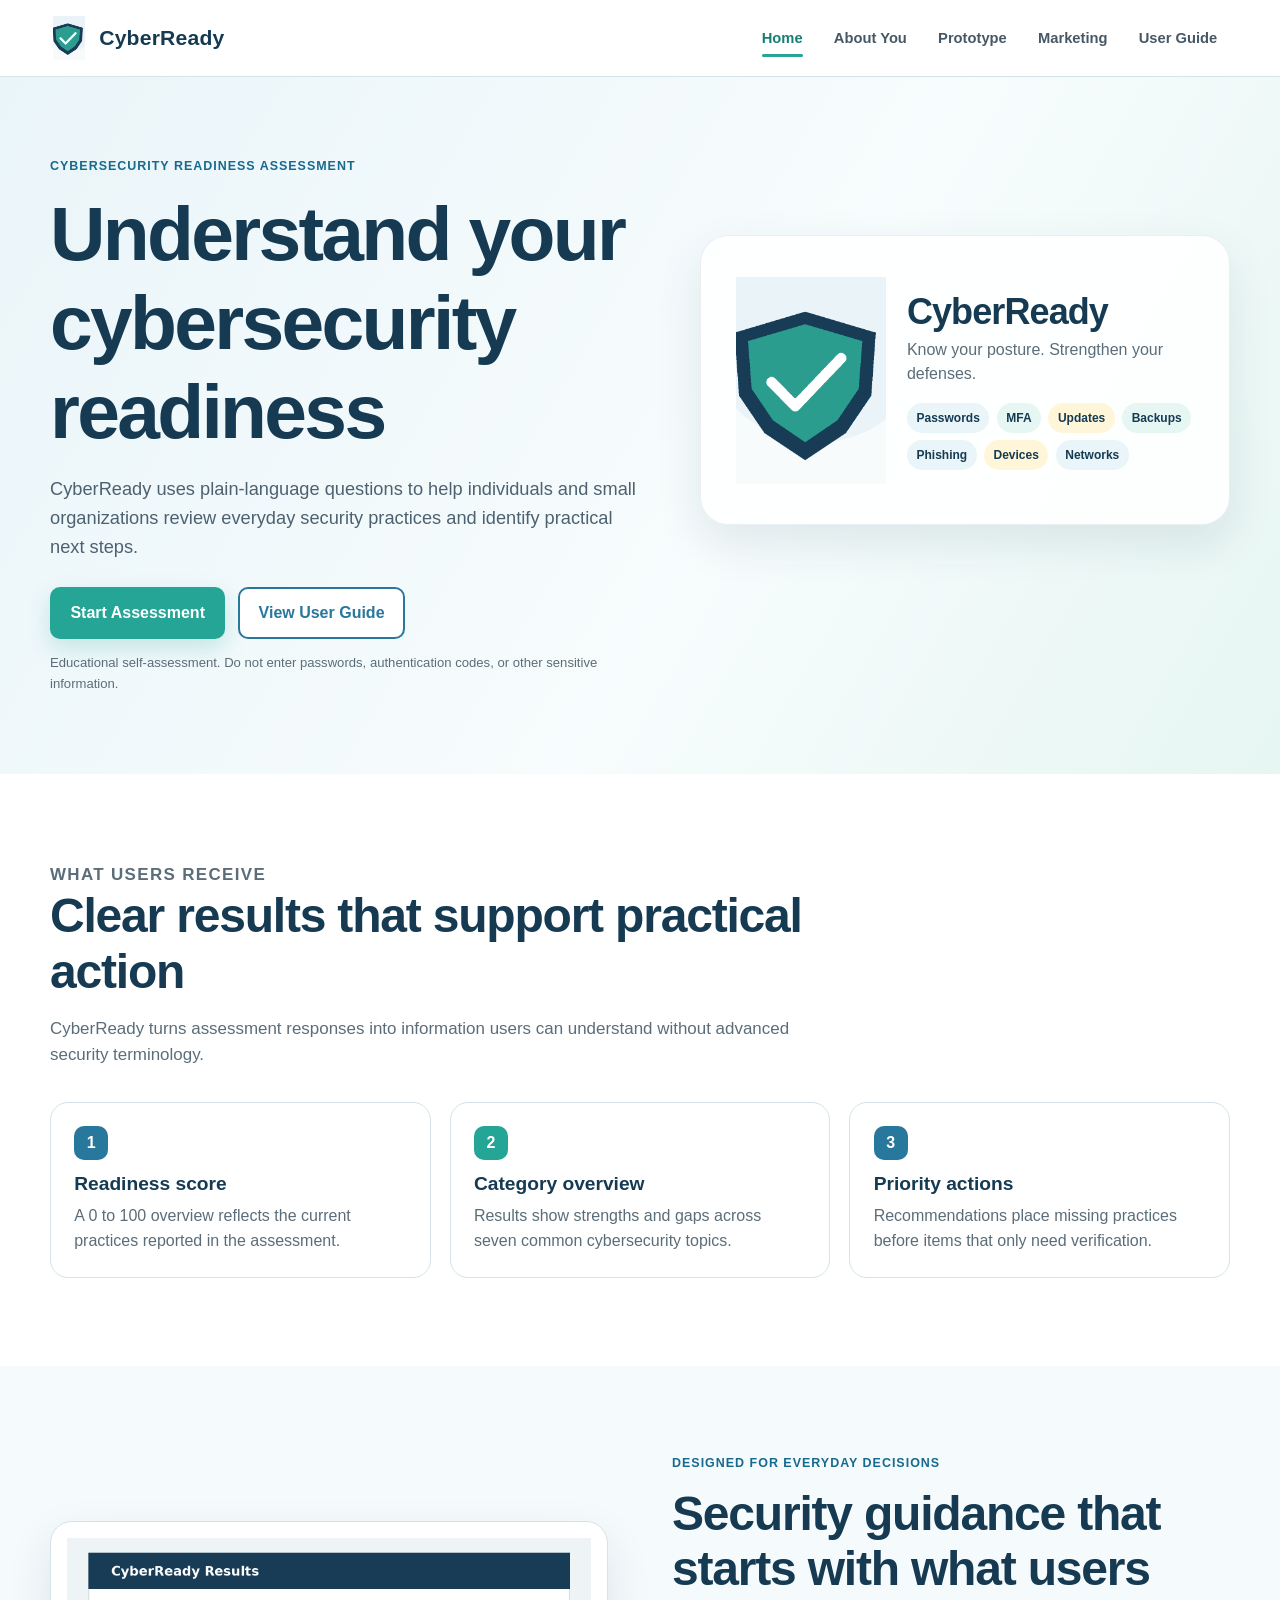
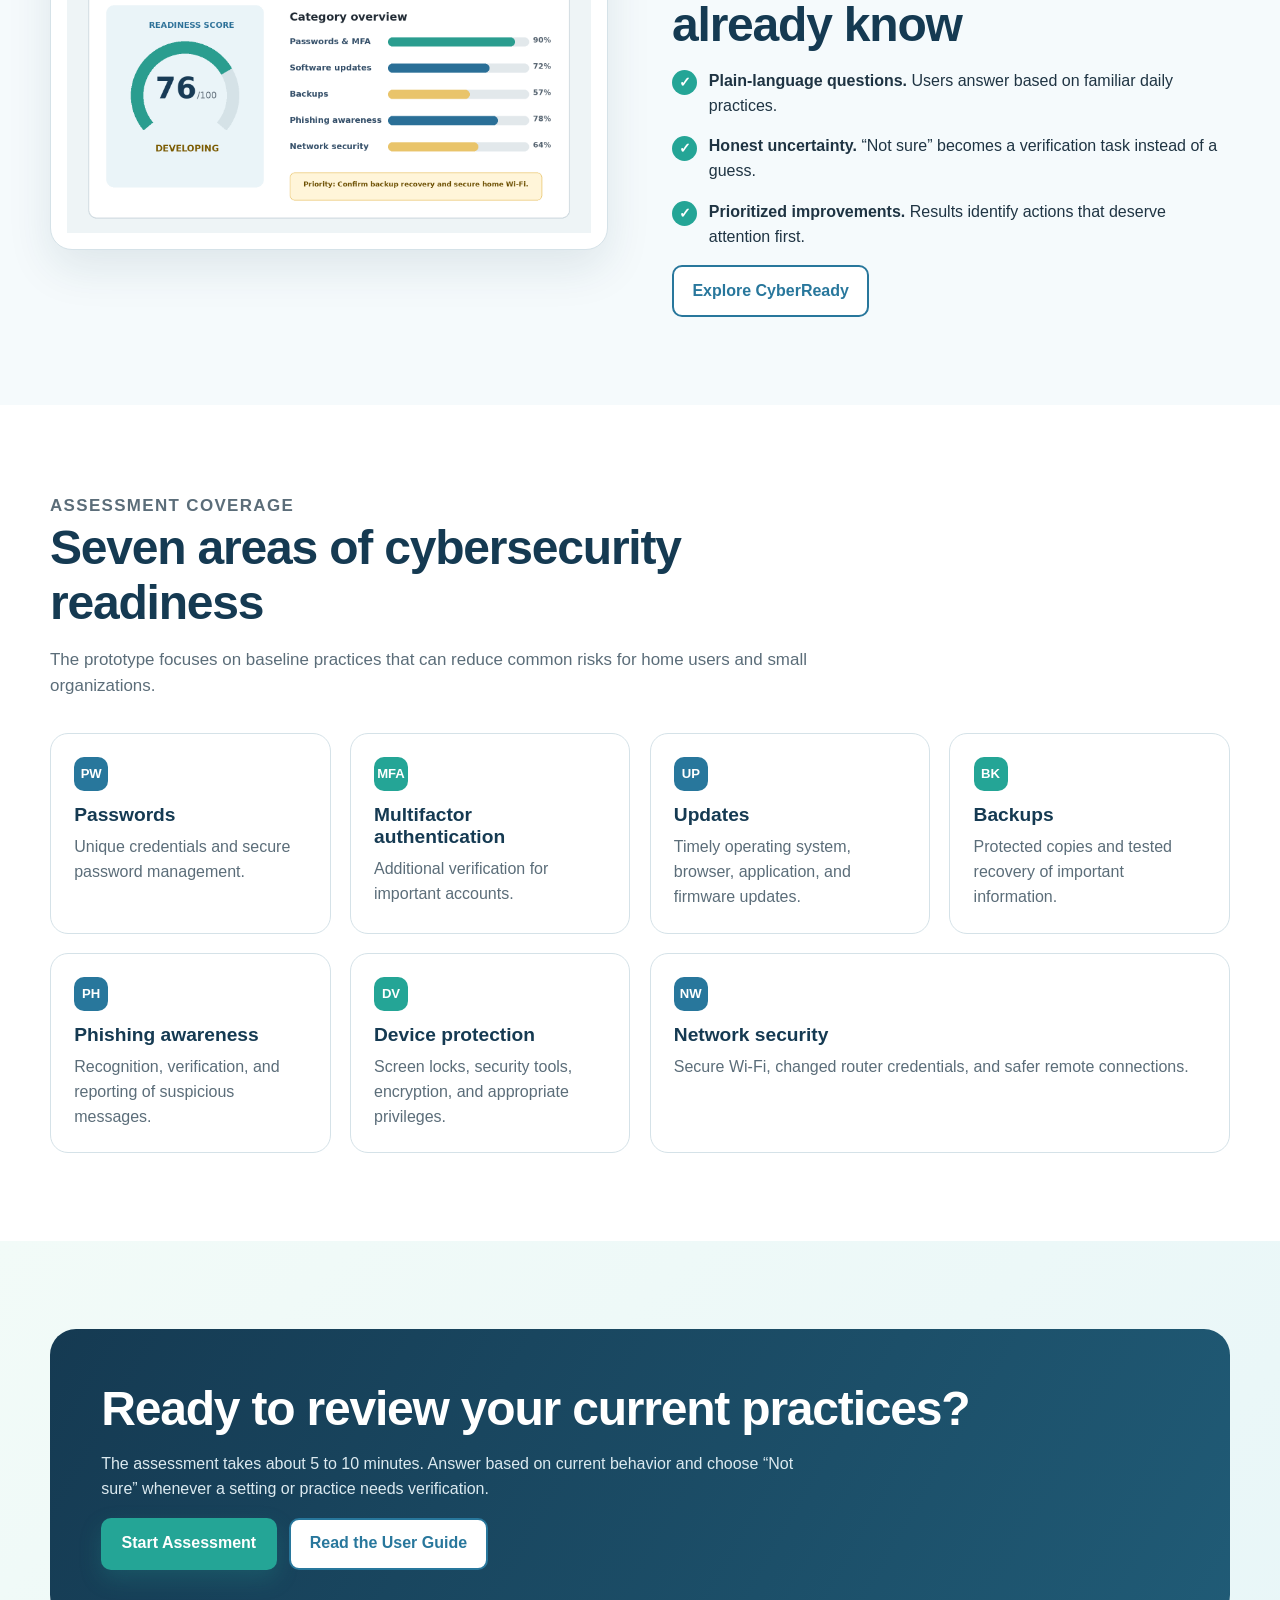
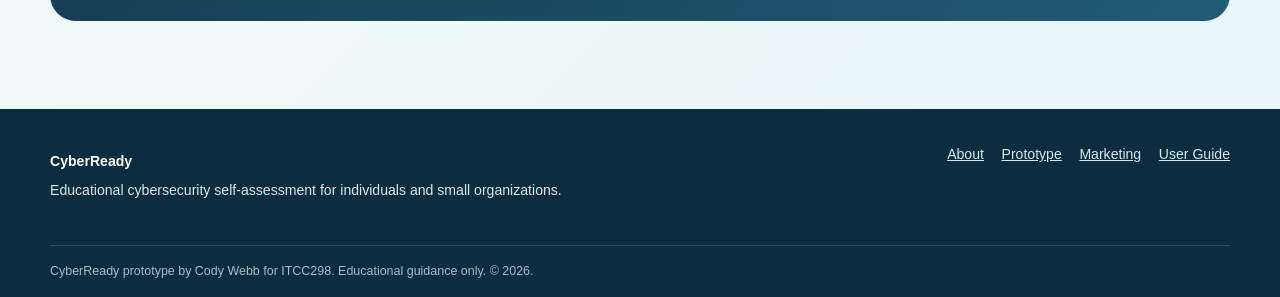
<file: index.html>
<!doctype html>
<html lang="en">
<head>
  <meta charset="utf-8">
  <meta name="viewport" content="width=device-width, initial-scale=1">
  <meta name="description" content="CyberReady is a plain-language cybersecurity readiness assessment for individuals and small organizations.">
  <title>CyberReady | Cybersecurity Readiness Assessment</title>
  <link rel="icon" href="assets/cyberready-shield.png">
  <link rel="stylesheet" href="styles.css">
</head>
<body data-page="home">
  <a class="skip-link" href="#main">Skip to main content</a>
  <header class="site-header">
    <div class="nav-shell">
      <a class="brand" href="index.html"><img src="assets/cyberready-shield.png" alt=""><span>CyberReady</span></a>
      <button class="nav-toggle" type="button" aria-expanded="false" aria-controls="main-nav">Menu</button>
      <nav class="main-nav" id="main-nav" aria-label="Primary navigation">
        <a href="index.html" data-page="home">Home</a>
        <a href="about.html" data-page="about">About You</a>
        <a href="prototype.html" data-page="prototype">Prototype</a>
        <a href="marketing.html" data-page="marketing">Marketing</a>
        <a href="guide.html" data-page="guide">User Guide</a>
      </nav>
    </div>
  </header>

  <main id="main">
    <section class="hero">
      <div class="container hero-grid">
        <div>
          <p class="eyebrow">Cybersecurity readiness assessment</p>
          <h1>Understand your cybersecurity readiness</h1>
          <p class="lead">CyberReady uses plain-language questions to help individuals and small organizations review everyday security practices and identify practical next steps.</p>
          <div class="button-row">
            <a class="btn btn-primary" href="prototype.html#assessment">Start Assessment</a>
            <a class="btn btn-secondary" href="guide.html">View User Guide</a>
          </div>
          <p class="privacy-note">Educational self-assessment. Do not enter passwords, authentication codes, or other sensitive information.</p>
        </div>
        <div class="hero-visual" aria-label="CyberReady product identity">
          <div class="identity-panel">
            <img src="assets/cyberready-shield.png" alt="CyberReady shield with a checkmark">
            <div>
              <h2>CyberReady</h2>
              <p>Know your posture. Strengthen your defenses.</p>
              <div class="tag-row" aria-label="Assessment coverage">
                <span class="tag">Passwords</span>
                <span class="tag">MFA</span>
                <span class="tag">Updates</span>
                <span class="tag">Backups</span>
                <span class="tag">Phishing</span>
                <span class="tag">Devices</span>
                <span class="tag">Networks</span>
              </div>
            </div>
          </div>
        </div>
      </div>
    </section>

    <section class="section">
      <div class="container">
        <div class="section-heading">
          <p class="section-label">What users receive</p>
          <h2>Clear results that support practical action</h2>
          <p>CyberReady turns assessment responses into information users can understand without advanced security terminology.</p>
        </div>
        <div class="output-grid">
          <article class="feature">
            <span class="number-dot">1</span>
            <h3>Readiness score</h3>
            <p>A 0 to 100 overview reflects the current practices reported in the assessment.</p>
          </article>
          <article class="feature">
            <span class="number-dot">2</span>
            <h3>Category overview</h3>
            <p>Results show strengths and gaps across seven common cybersecurity topics.</p>
          </article>
          <article class="feature">
            <span class="number-dot">3</span>
            <h3>Priority actions</h3>
            <p>Recommendations place missing practices before items that only need verification.</p>
          </article>
        </div>
      </div>
    </section>

    <section class="section section-soft">
      <div class="container split">
        <div class="image-frame">
          <img src="assets/results-preview.png" alt="Illustrative CyberReady results screen showing a score and category bars">
        </div>
        <div>
          <p class="section-label">Designed for everyday decisions</p>
          <h2>Security guidance that starts with what users already know</h2>
          <ul class="check-list">
            <li><strong>Plain-language questions.</strong> Users answer based on familiar daily practices.</li>
            <li><strong>Honest uncertainty.</strong> “Not sure” becomes a verification task instead of a guess.</li>
            <li><strong>Prioritized improvements.</strong> Results identify actions that deserve attention first.</li>
          </ul>
          <a class="btn btn-secondary" href="marketing.html">Explore CyberReady</a>
        </div>
      </div>
    </section>

    <section class="section">
      <div class="container">
        <div class="section-heading">
          <p class="section-label">Assessment coverage</p>
          <h2>Seven areas of cybersecurity readiness</h2>
          <p>The prototype focuses on baseline practices that can reduce common risks for home users and small organizations.</p>
        </div>
        <div class="category-grid">
          <article class="category-card"><span class="icon-dot">PW</span><h3>Passwords</h3><p>Unique credentials and secure password management.</p></article>
          <article class="category-card"><span class="icon-dot">MFA</span><h3>Multifactor authentication</h3><p>Additional verification for important accounts.</p></article>
          <article class="category-card"><span class="icon-dot">UP</span><h3>Updates</h3><p>Timely operating system, browser, application, and firmware updates.</p></article>
          <article class="category-card"><span class="icon-dot">BK</span><h3>Backups</h3><p>Protected copies and tested recovery of important information.</p></article>
          <article class="category-card"><span class="icon-dot">PH</span><h3>Phishing awareness</h3><p>Recognition, verification, and reporting of suspicious messages.</p></article>
          <article class="category-card"><span class="icon-dot">DV</span><h3>Device protection</h3><p>Screen locks, security tools, encryption, and appropriate privileges.</p></article>
          <article class="category-card"><span class="icon-dot">NW</span><h3>Network security</h3><p>Secure Wi-Fi, changed router credentials, and safer remote connections.</p></article>
        </div>
      </div>
    </section>

    <section class="section section-mint">
      <div class="container cta">
        <h2>Ready to review your current practices?</h2>
        <p>The assessment takes about 5 to 10 minutes. Answer based on current behavior and choose “Not sure” whenever a setting or practice needs verification.</p>
        <div class="button-row">
          <a class="btn btn-primary" href="prototype.html#assessment">Start Assessment</a>
          <a class="btn btn-secondary" href="guide.html">Read the User Guide</a>
        </div>
      </div>
    </section>
  </main>

  <footer class="site-footer">
    <div class="container footer-grid">
      <div><p class="footer-title">CyberReady</p><p>Educational cybersecurity self-assessment for individuals and small organizations.</p></div>
      <nav class="footer-links" aria-label="Footer navigation"><a href="about.html">About</a><a href="prototype.html">Prototype</a><a href="marketing.html">Marketing</a><a href="guide.html">User Guide</a></nav>
    </div>
    <div class="container footer-bottom">CyberReady prototype by Cody Webb for ITCC298. Educational guidance only. © <span data-year></span>.</div>
  </footer>
  <script src="common.js"></script>
</body>
</html>
</file>
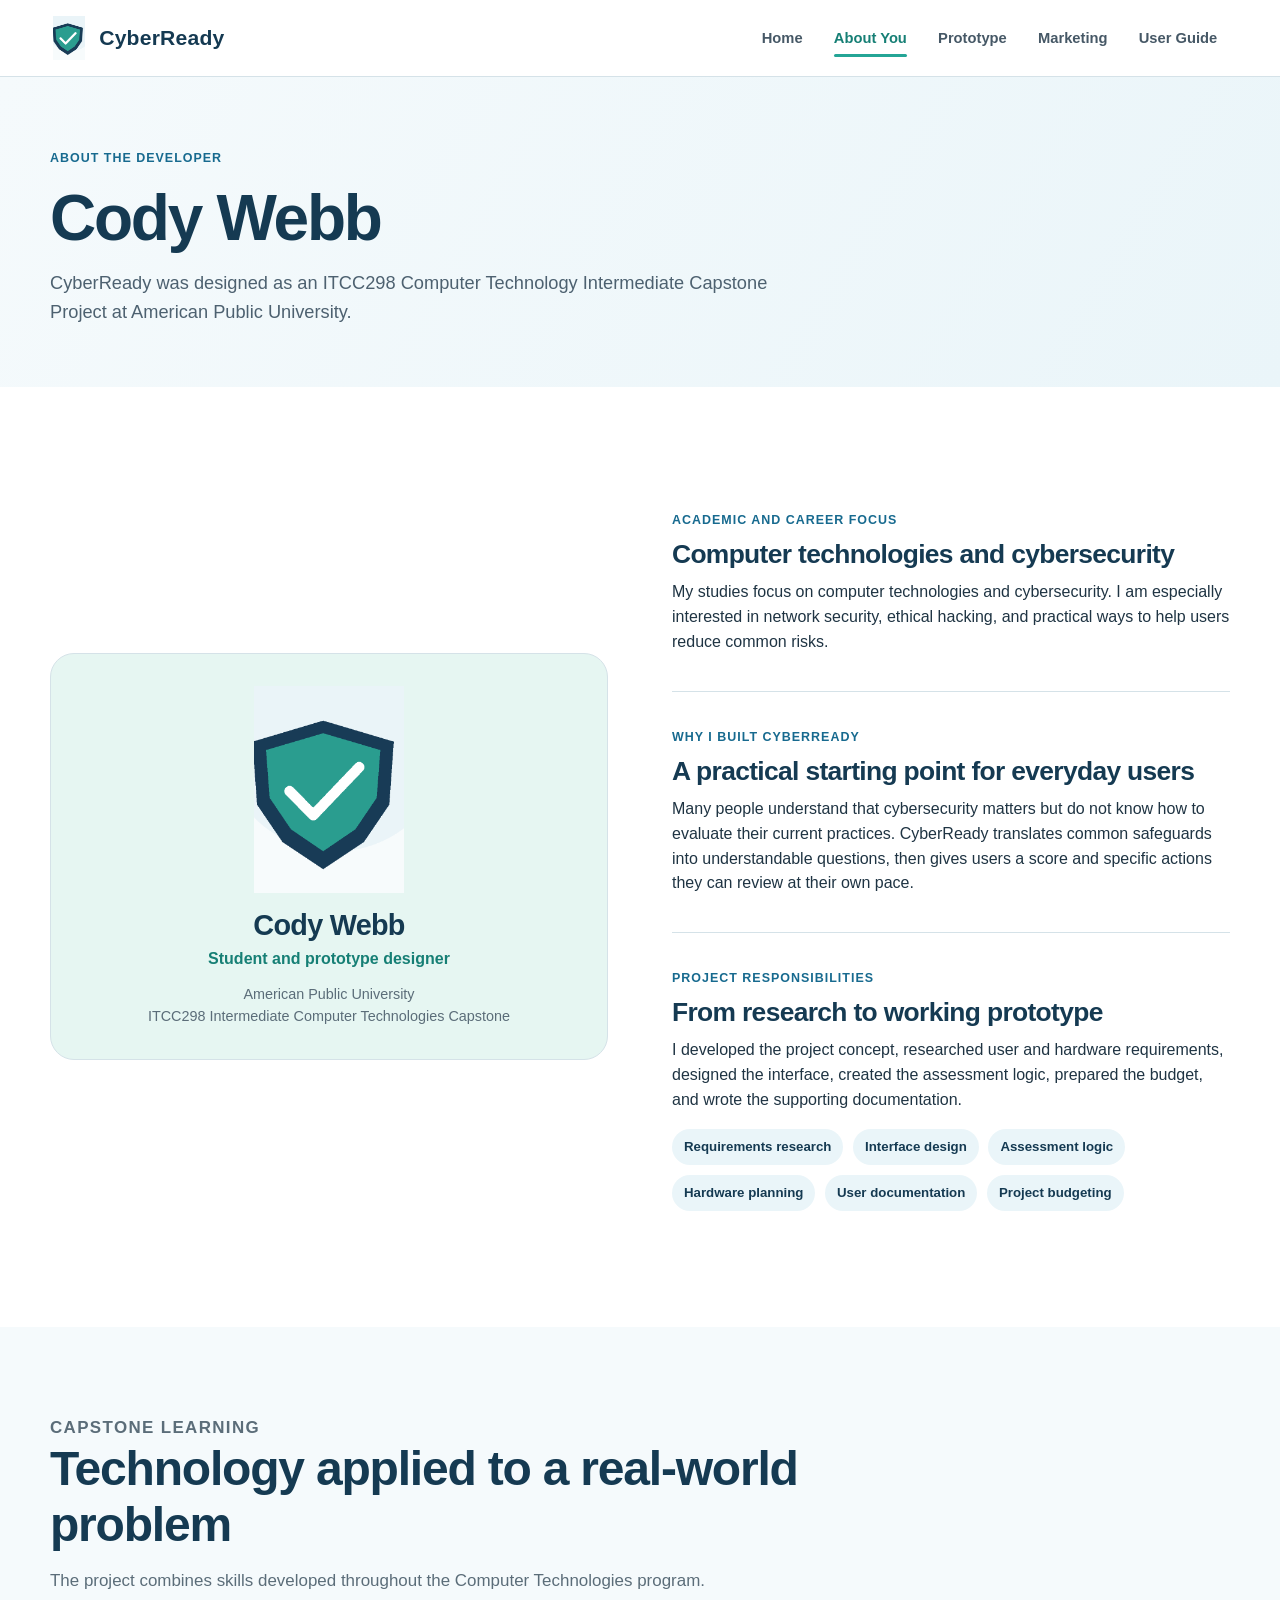
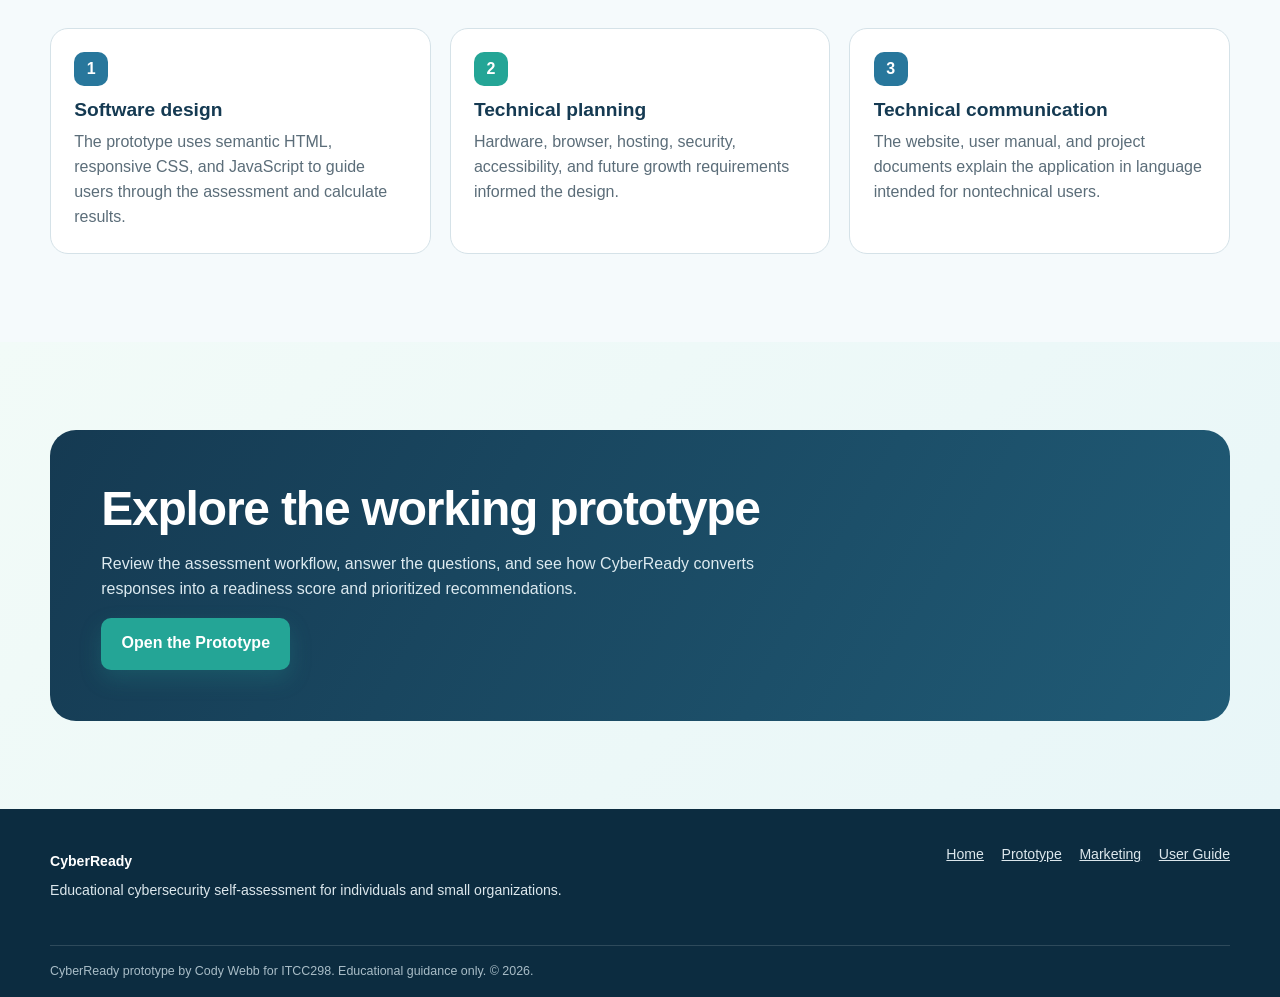
<file: about.html>
<!doctype html>
<html lang="en">
<head>
  <meta charset="utf-8">
  <meta name="viewport" content="width=device-width, initial-scale=1">
  <meta name="description" content="Learn about Cody Webb, the student developer behind the CyberReady capstone project.">
  <title>About Cody Webb | CyberReady</title>
  <link rel="icon" href="assets/cyberready-shield.png">
  <link rel="stylesheet" href="styles.css">
</head>
<body data-page="about">
  <a class="skip-link" href="#main">Skip to main content</a>
  <header class="site-header">
    <div class="nav-shell">
      <a class="brand" href="index.html"><img src="assets/cyberready-shield.png" alt=""><span>CyberReady</span></a>
      <button class="nav-toggle" type="button" aria-expanded="false" aria-controls="main-nav">Menu</button>
      <nav class="main-nav" id="main-nav" aria-label="Primary navigation">
        <a href="index.html" data-page="home">Home</a><a href="about.html" data-page="about">About You</a><a href="prototype.html" data-page="prototype">Prototype</a><a href="marketing.html" data-page="marketing">Marketing</a><a href="guide.html" data-page="guide">User Guide</a>
      </nav>
    </div>
  </header>

  <main id="main">
    <section class="page-hero">
      <div class="container">
        <p class="eyebrow">About the developer</p>
        <h1>Cody Webb</h1>
        <p class="lead">CyberReady was designed as an ITCC298 Computer Technology Intermediate Capstone Project at American Public University.</p>
      </div>
    </section>

    <section class="section">
      <div class="container split">
        <aside class="profile-card" aria-label="Developer profile">
          <img src="assets/cyberready-shield.png" alt="CyberReady shield with a checkmark">
          <h2>Cody Webb</h2>
          <p class="role">Student and prototype designer</p>
          <p class="school">American Public University<br>ITCC298 Intermediate Computer Technologies Capstone</p>
        </aside>
        <div class="content-stack">
          <section>
            <p class="section-label">Academic and career focus</p>
            <h2>Computer technologies and cybersecurity</h2>
            <p>My studies focus on computer technologies and cybersecurity. I am especially interested in network security, ethical hacking, and practical ways to help users reduce common risks.</p>
          </section>
          <section>
            <p class="section-label">Why I built CyberReady</p>
            <h2>A practical starting point for everyday users</h2>
            <p>Many people understand that cybersecurity matters but do not know how to evaluate their current practices. CyberReady translates common safeguards into understandable questions, then gives users a score and specific actions they can review at their own pace.</p>
          </section>
          <section>
            <p class="section-label">Project responsibilities</p>
            <h2>From research to working prototype</h2>
            <p>I developed the project concept, researched user and hardware requirements, designed the interface, created the assessment logic, prepared the budget, and wrote the supporting documentation.</p>
            <div class="responsibility-list" aria-label="Project responsibilities"><span>Requirements research</span><span>Interface design</span><span>Assessment logic</span><span>Hardware planning</span><span>User documentation</span><span>Project budgeting</span></div>
          </section>
        </div>
      </div>
    </section>

    <section class="section section-soft">
      <div class="container">
        <div class="section-heading">
          <p class="section-label">Capstone learning</p>
          <h2>Technology applied to a real-world problem</h2>
          <p>The project combines skills developed throughout the Computer Technologies program.</p>
        </div>
        <div class="feature-grid">
          <article class="feature"><span class="number-dot">1</span><h3>Software design</h3><p>The prototype uses semantic HTML, responsive CSS, and JavaScript to guide users through the assessment and calculate results.</p></article>
          <article class="feature"><span class="number-dot">2</span><h3>Technical planning</h3><p>Hardware, browser, hosting, security, accessibility, and future growth requirements informed the design.</p></article>
          <article class="feature"><span class="number-dot">3</span><h3>Technical communication</h3><p>The website, user manual, and project documents explain the application in language intended for nontechnical users.</p></article>
        </div>
      </div>
    </section>

    <section class="section section-mint">
      <div class="container cta"><h2>Explore the working prototype</h2><p>Review the assessment workflow, answer the questions, and see how CyberReady converts responses into a readiness score and prioritized recommendations.</p><a class="btn btn-primary" href="prototype.html#assessment">Open the Prototype</a></div>
    </section>
  </main>

  <footer class="site-footer">
    <div class="container footer-grid"><div><p class="footer-title">CyberReady</p><p>Educational cybersecurity self-assessment for individuals and small organizations.</p></div><nav class="footer-links" aria-label="Footer navigation"><a href="index.html">Home</a><a href="prototype.html">Prototype</a><a href="marketing.html">Marketing</a><a href="guide.html">User Guide</a></nav></div>
    <div class="container footer-bottom">CyberReady prototype by Cody Webb for ITCC298. Educational guidance only. © <span data-year></span>.</div>
  </footer>
  <script src="common.js"></script>
</body>
</html>
</file>
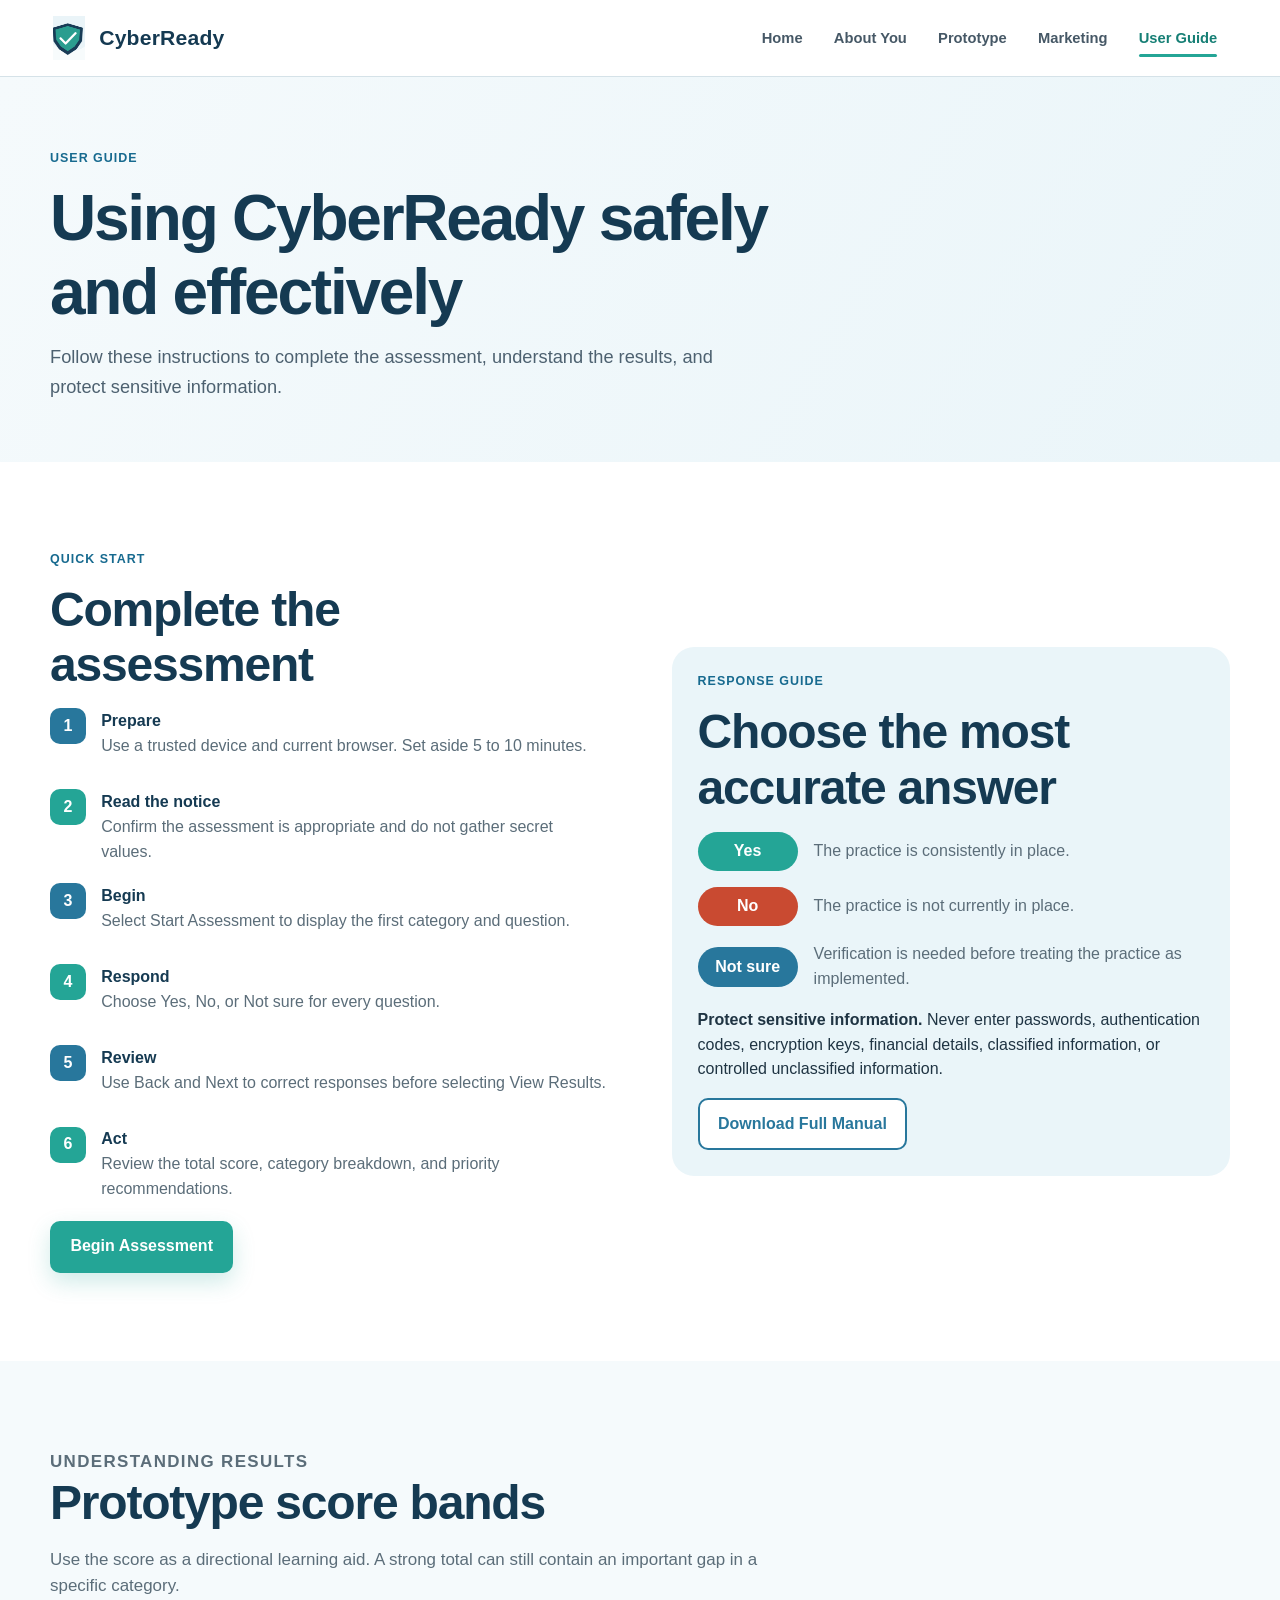
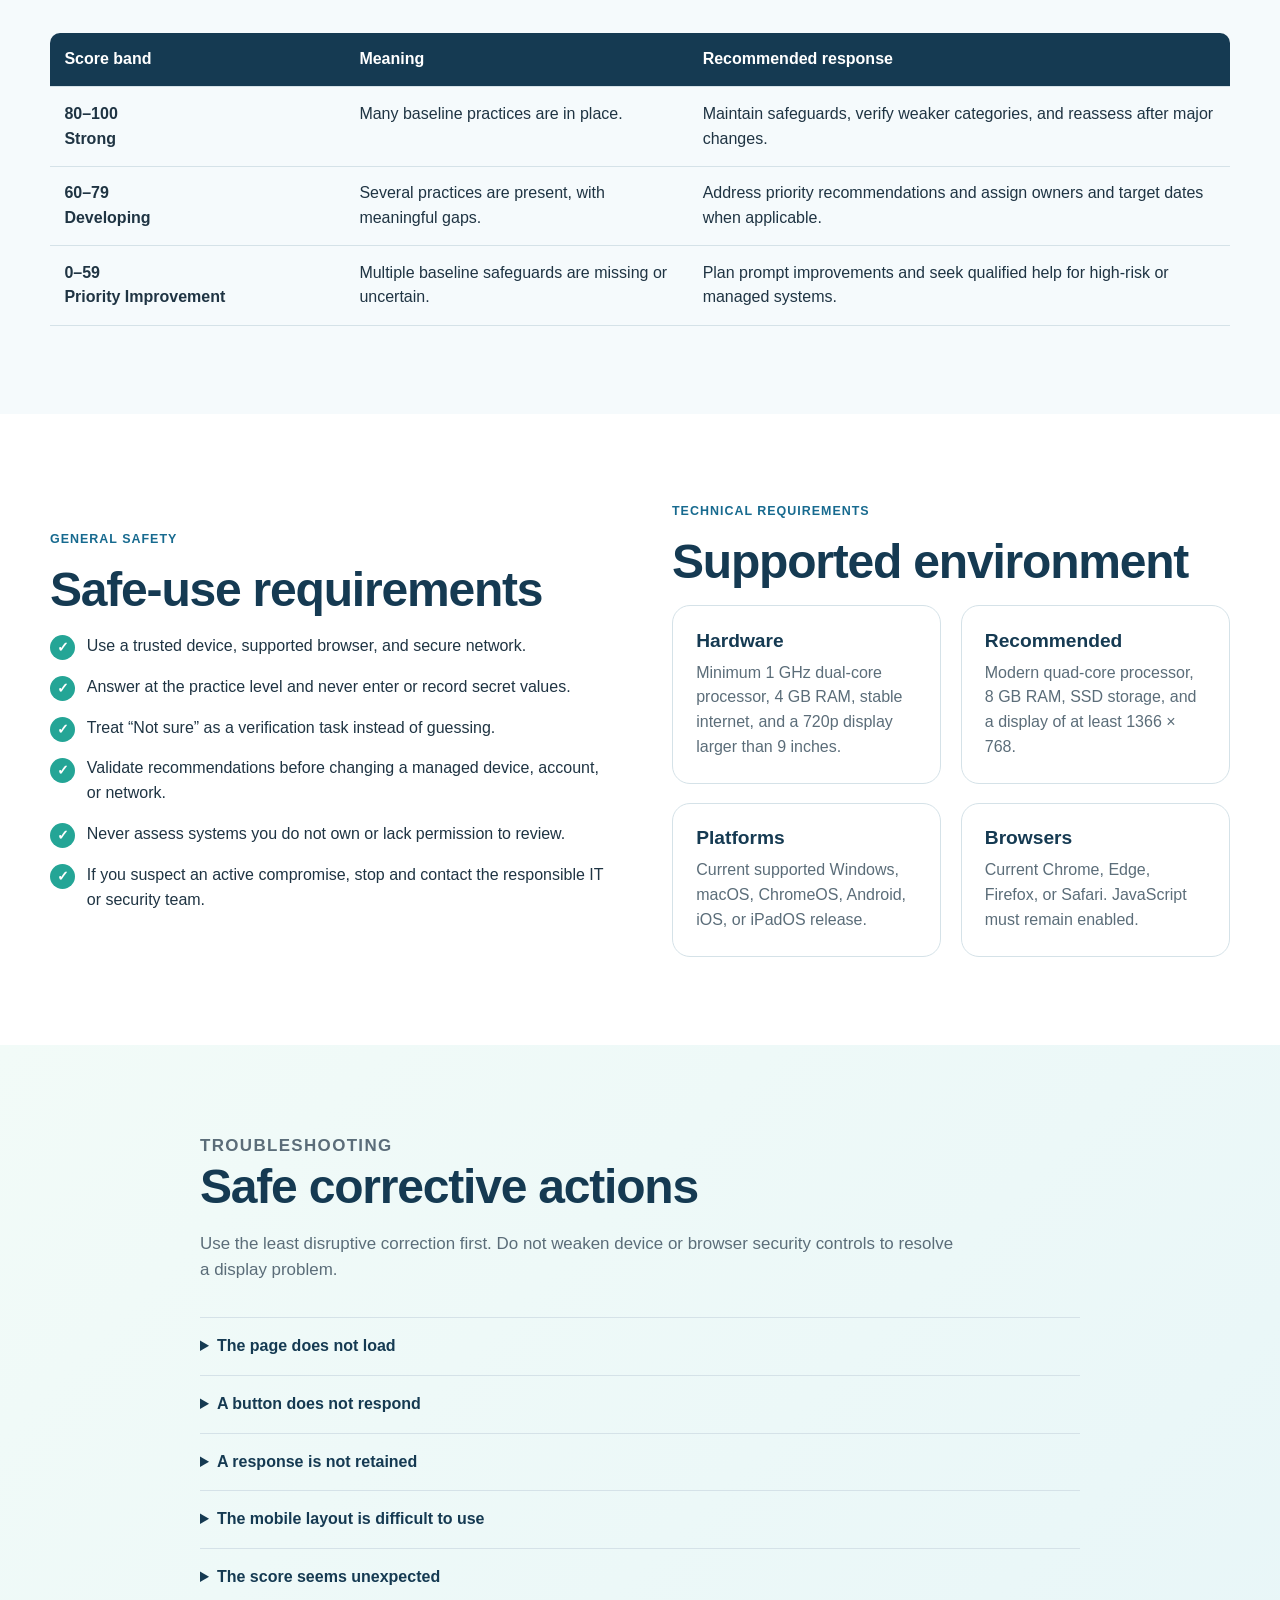
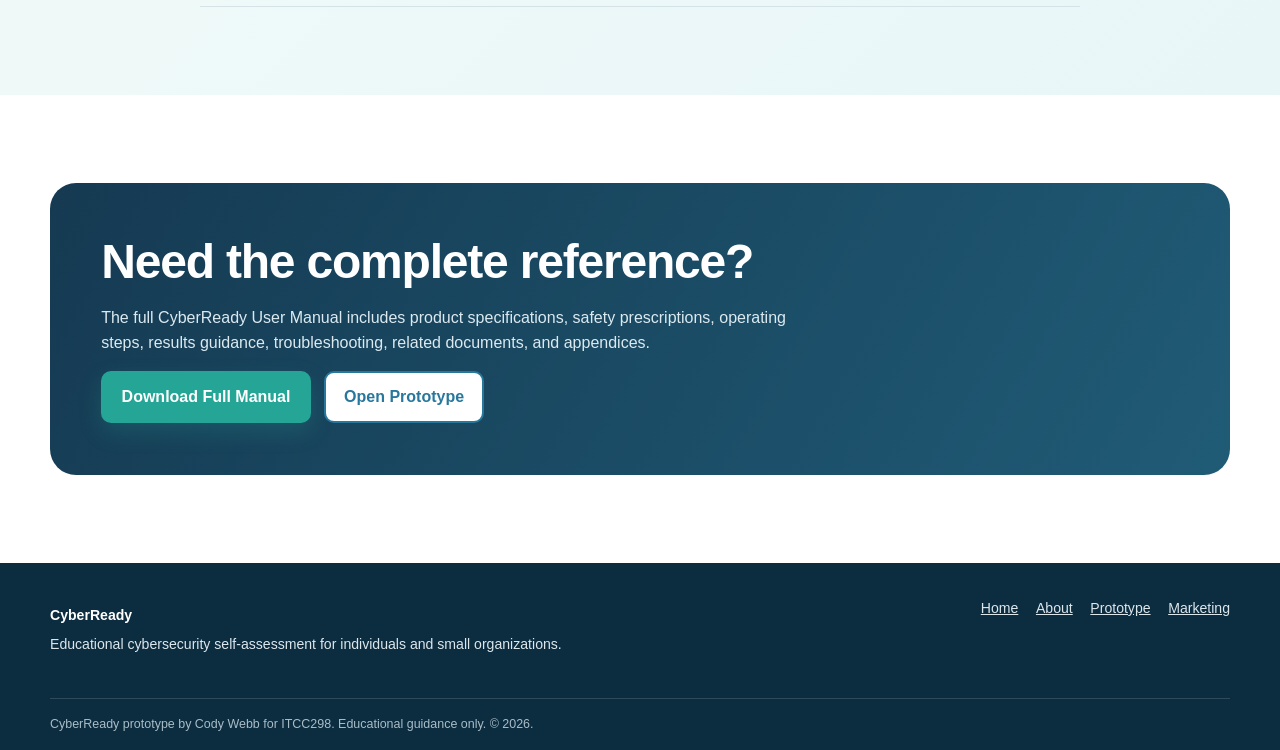
<file: guide.html>
<!doctype html>
<html lang="en">
<head>
  <meta charset="utf-8">
  <meta name="viewport" content="width=device-width, initial-scale=1">
  <meta name="description" content="CyberReady user guide with assessment steps, response definitions, safety guidance, technical requirements, and troubleshooting.">
  <title>User Guide | CyberReady</title>
  <link rel="icon" href="assets/cyberready-shield.png">
  <link rel="stylesheet" href="styles.css">
</head>
<body data-page="guide">
  <a class="skip-link" href="#main">Skip to main content</a>
  <header class="site-header">
    <div class="nav-shell">
      <a class="brand" href="index.html"><img src="assets/cyberready-shield.png" alt=""><span>CyberReady</span></a>
      <button class="nav-toggle" type="button" aria-expanded="false" aria-controls="main-nav">Menu</button>
      <nav class="main-nav" id="main-nav" aria-label="Primary navigation">
        <a href="index.html" data-page="home">Home</a><a href="about.html" data-page="about">About You</a><a href="prototype.html" data-page="prototype">Prototype</a><a href="marketing.html" data-page="marketing">Marketing</a><a href="guide.html" data-page="guide">User Guide</a>
      </nav>
    </div>
  </header>

  <main id="main">
    <section class="page-hero">
      <div class="container">
        <p class="eyebrow">User guide</p>
        <h1>Using CyberReady safely and effectively</h1>
        <p class="lead">Follow these instructions to complete the assessment, understand the results, and protect sensitive information.</p>
      </div>
    </section>

    <section class="section">
      <div class="container split">
        <div class="how-it-works">
          <p class="section-label">Quick start</p>
          <h2>Complete the assessment</h2>
          <ol class="step-list">
            <li><strong>Prepare</strong><span>Use a trusted device and current browser. Set aside 5 to 10 minutes.</span></li>
            <li><strong>Read the notice</strong><span>Confirm the assessment is appropriate and do not gather secret values.</span></li>
            <li><strong>Begin</strong><span>Select Start Assessment to display the first category and question.</span></li>
            <li><strong>Respond</strong><span>Choose Yes, No, or Not sure for every question.</span></li>
            <li><strong>Review</strong><span>Use Back and Next to correct responses before selecting View Results.</span></li>
            <li><strong>Act</strong><span>Review the total score, category breakdown, and priority recommendations.</span></li>
          </ol>
          <a class="btn btn-primary" href="prototype.html#assessment">Begin Assessment</a>
        </div>
        <aside class="response-guide" id="response-guide">
          <p class="section-label">Response guide</p>
          <h2>Choose the most accurate answer</h2>
          <div class="response-row"><span class="response-pill yes">Yes</span><p>The practice is consistently in place.</p></div>
          <div class="response-row"><span class="response-pill no">No</span><p>The practice is not currently in place.</p></div>
          <div class="response-row"><span class="response-pill unsure">Not sure</span><p>Verification is needed before treating the practice as implemented.</p></div>
          <p><strong>Protect sensitive information.</strong> Never enter passwords, authentication codes, encryption keys, financial details, classified information, or controlled unclassified information.</p>
          <a class="btn btn-secondary" href="assets/CyberReady_User_Manual.pdf" download>Download Full Manual</a>
        </aside>
      </div>
    </section>

    <section class="section section-soft">
      <div class="container">
        <div class="section-heading"><p class="section-label">Understanding results</p><h2>Prototype score bands</h2><p>Use the score as a directional learning aid. A strong total can still contain an important gap in a specific category.</p></div>
        <div style="overflow-x:auto">
          <table class="score-table">
            <thead><tr><th scope="col">Score band</th><th scope="col">Meaning</th><th scope="col">Recommended response</th></tr></thead>
            <tbody>
              <tr><td>80–100<br>Strong</td><td>Many baseline practices are in place.</td><td>Maintain safeguards, verify weaker categories, and reassess after major changes.</td></tr>
              <tr><td>60–79<br>Developing</td><td>Several practices are present, with meaningful gaps.</td><td>Address priority recommendations and assign owners and target dates when applicable.</td></tr>
              <tr><td>0–59<br>Priority Improvement</td><td>Multiple baseline safeguards are missing or uncertain.</td><td>Plan prompt improvements and seek qualified help for high-risk or managed systems.</td></tr>
            </tbody>
          </table>
        </div>
      </div>
    </section>

    <section class="section">
      <div class="container split">
        <div>
          <p class="section-label">General safety</p>
          <h2>Safe-use requirements</h2>
          <ul class="check-list">
            <li>Use a trusted device, supported browser, and secure network.</li>
            <li>Answer at the practice level and never enter or record secret values.</li>
            <li>Treat “Not sure” as a verification task instead of guessing.</li>
            <li>Validate recommendations before changing a managed device, account, or network.</li>
            <li>Never assess systems you do not own or lack permission to review.</li>
            <li>If you suspect an active compromise, stop and contact the responsible IT or security team.</li>
          </ul>
        </div>
        <div>
          <p class="section-label">Technical requirements</p>
          <h2>Supported environment</h2>
          <div class="spec-grid">
            <article class="spec-card"><h3>Hardware</h3><p>Minimum 1 GHz dual-core processor, 4 GB RAM, stable internet, and a 720p display larger than 9 inches.</p></article>
            <article class="spec-card"><h3>Recommended</h3><p>Modern quad-core processor, 8 GB RAM, SSD storage, and a display of at least 1366 × 768.</p></article>
            <article class="spec-card"><h3>Platforms</h3><p>Current supported Windows, macOS, ChromeOS, Android, iOS, or iPadOS release.</p></article>
            <article class="spec-card"><h3>Browsers</h3><p>Current Chrome, Edge, Firefox, or Safari. JavaScript must remain enabled.</p></article>
          </div>
        </div>
      </div>
    </section>

    <section class="section section-mint">
      <div class="narrow">
        <div class="section-heading"><p class="section-label">Troubleshooting</p><h2>Safe corrective actions</h2><p>Use the least disruptive correction first. Do not weaken device or browser security controls to resolve a display problem.</p></div>
        <details><summary>The page does not load</summary><p>Check the internet connection and confirm the address. Retry once. If the problem continues, return later or report the issue to the authorized support contact.</p></details>
        <details><summary>A button does not respond</summary><p>Wait for the page to finish loading, confirm JavaScript is enabled, and update or restart the browser. Do not disable security controls.</p></details>
        <details><summary>A response is not retained</summary><p>Return to the question and select the response again. Complete the assessment without refreshing or closing the page.</p></details>
        <details><summary>The mobile layout is difficult to use</summary><p>Rotate the device, adjust browser zoom, or use a larger supported display. Confirm the browser and operating system are current.</p></details>
        <details><summary>The score seems unexpected</summary><p>Select Review Answers, check each response, and confirm that “Not sure” was used for any practice that still requires verification.</p></details>
      </div>
    </section>

    <section class="section">
      <div class="container cta">
        <h2>Need the complete reference?</h2>
        <p>The full CyberReady User Manual includes product specifications, safety prescriptions, operating steps, results guidance, troubleshooting, related documents, and appendices.</p>
        <div class="button-row"><a class="btn btn-primary" href="assets/CyberReady_User_Manual.pdf" download>Download Full Manual</a><a class="btn btn-secondary" href="prototype.html#assessment">Open Prototype</a></div>
      </div>
    </section>
  </main>

  <footer class="site-footer">
    <div class="container footer-grid"><div><p class="footer-title">CyberReady</p><p>Educational cybersecurity self-assessment for individuals and small organizations.</p></div><nav class="footer-links" aria-label="Footer navigation"><a href="index.html">Home</a><a href="about.html">About</a><a href="prototype.html">Prototype</a><a href="marketing.html">Marketing</a></nav></div>
    <div class="container footer-bottom">CyberReady prototype by Cody Webb for ITCC298. Educational guidance only. © <span data-year></span>.</div>
  </footer>
  <script src="common.js"></script>
</body>
</html>
</file>
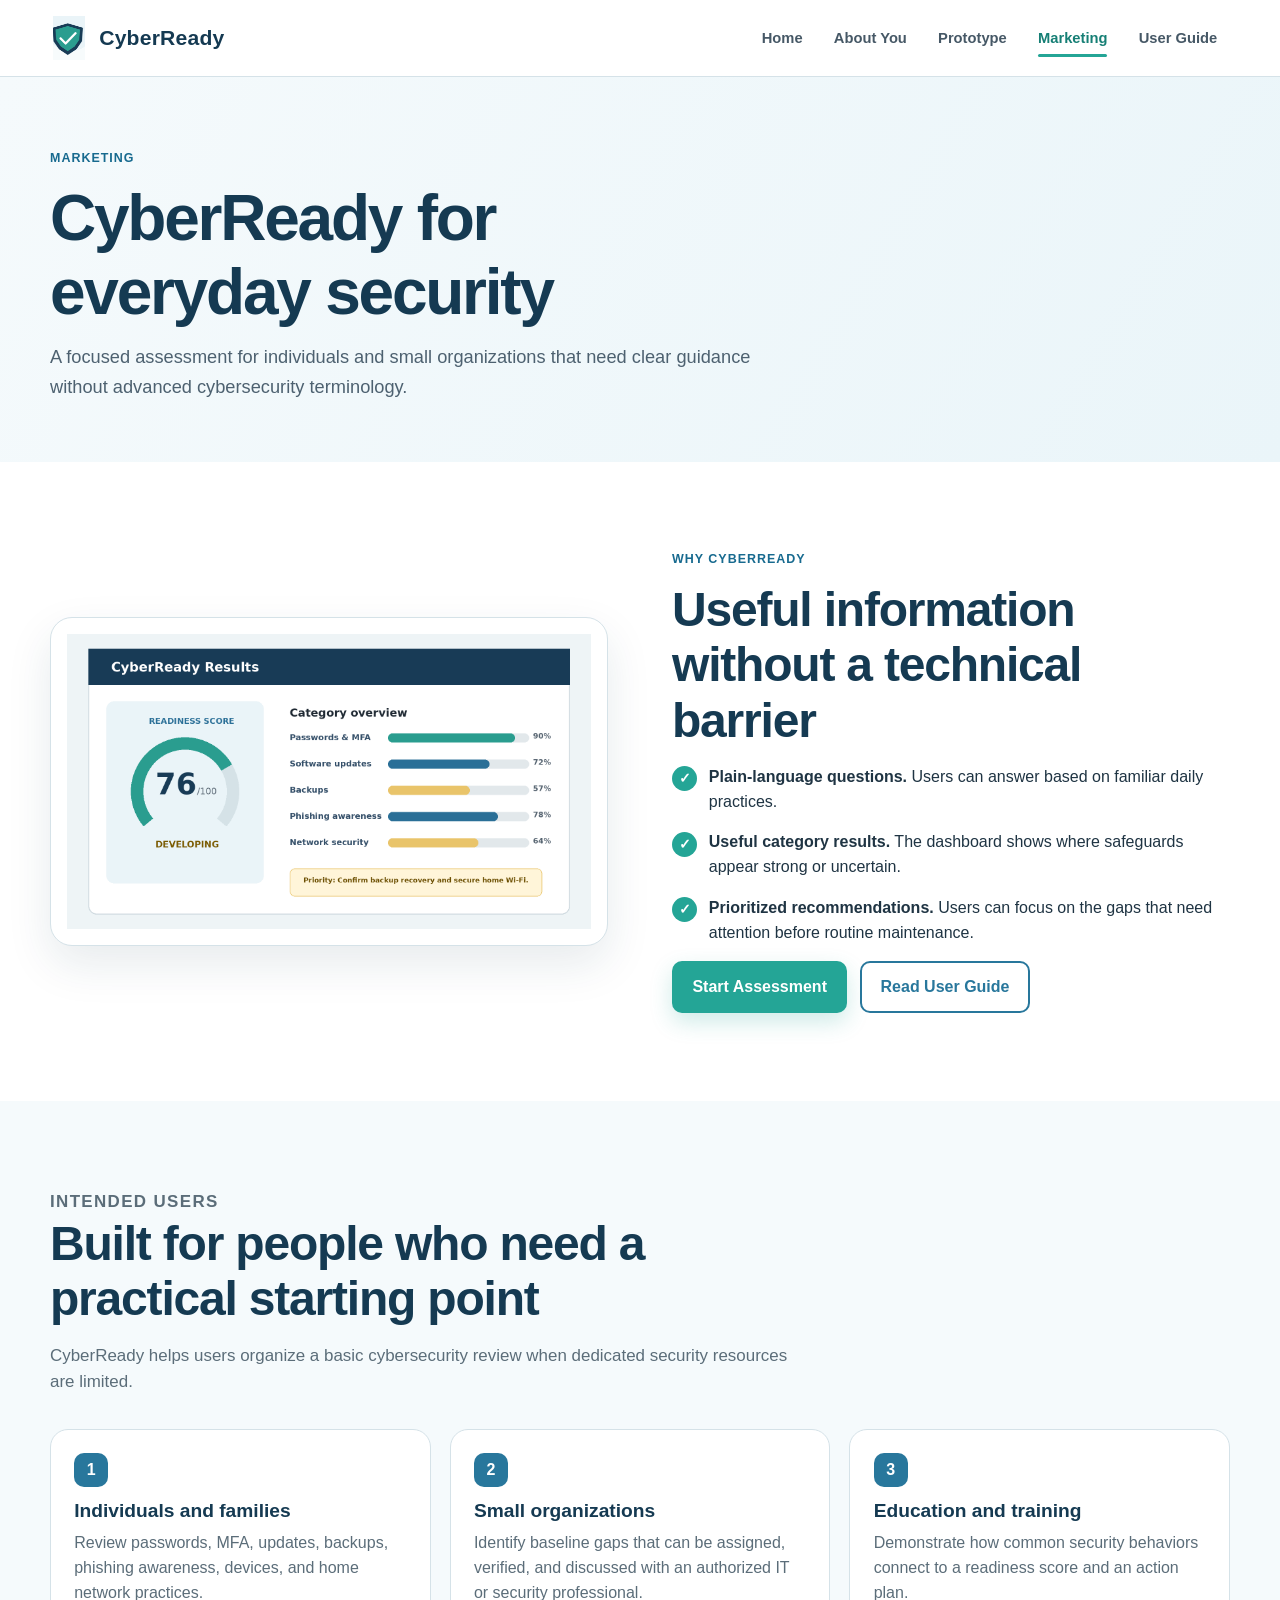
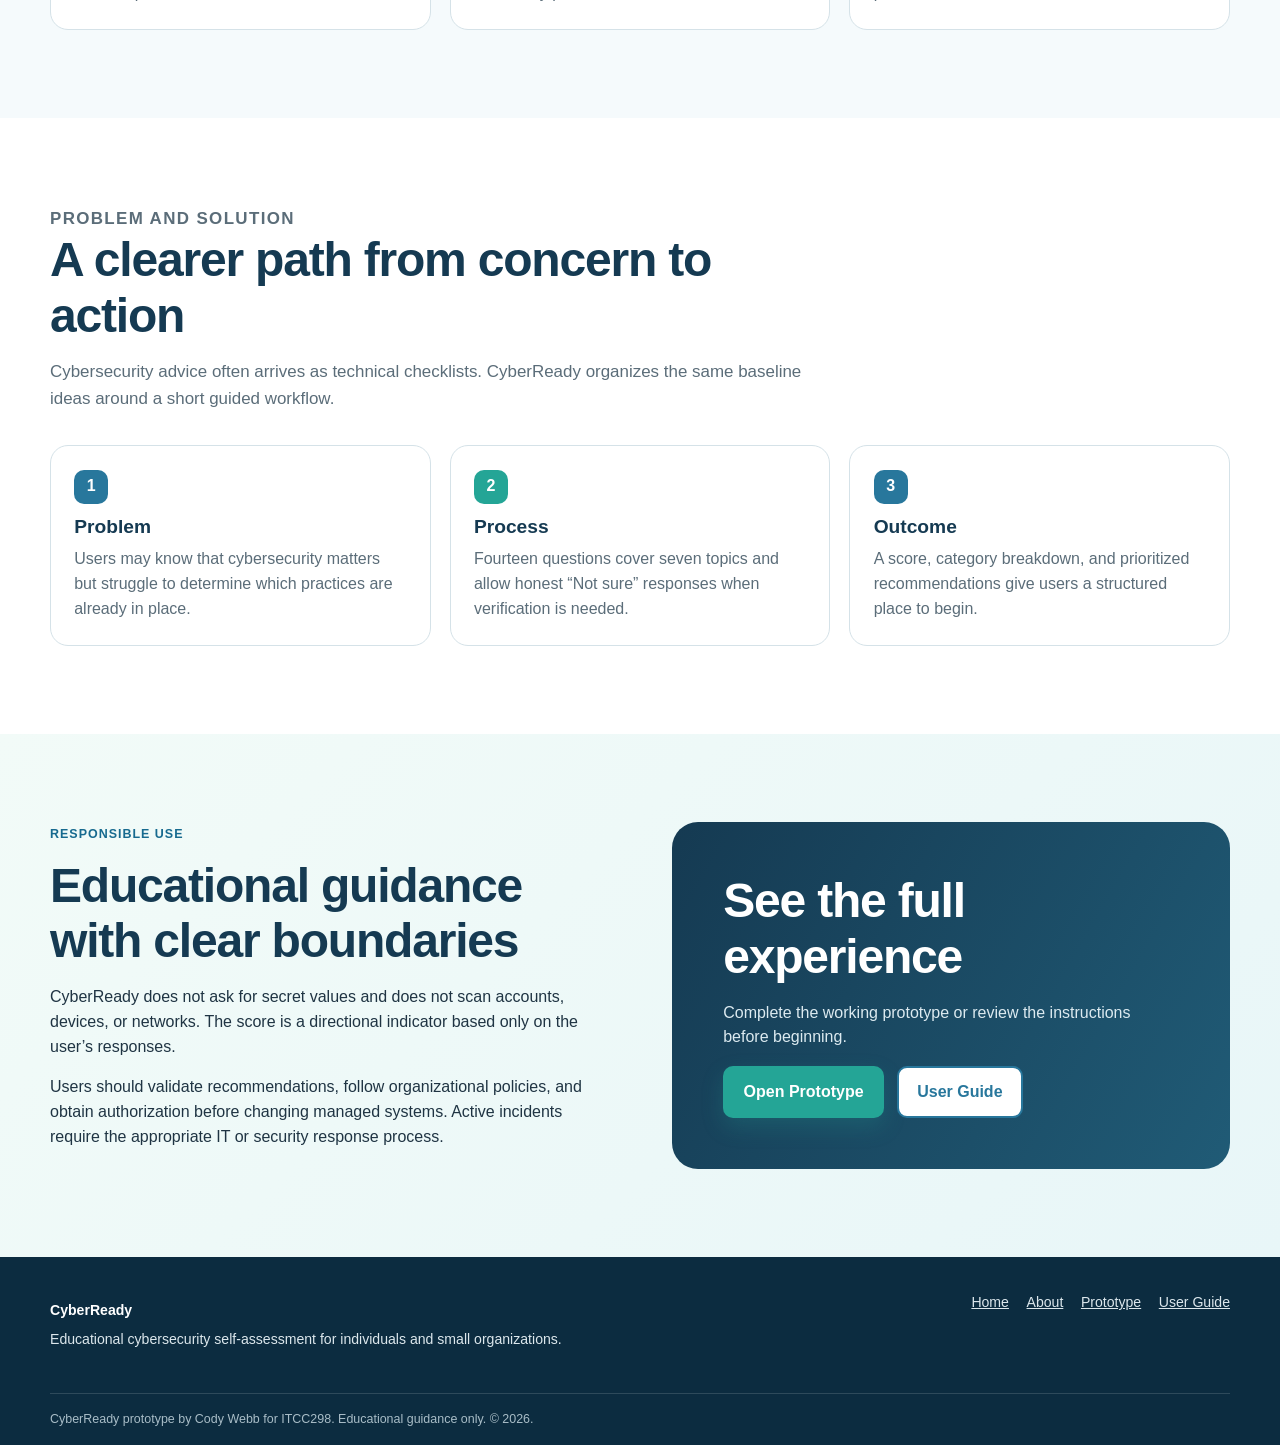
<file: marketing.html>
<!doctype html>
<html lang="en">
<head>
  <meta charset="utf-8">
  <meta name="viewport" content="width=device-width, initial-scale=1">
  <meta name="description" content="Learn how CyberReady helps individuals and small organizations understand cybersecurity readiness and prioritize improvements.">
  <title>Marketing | CyberReady</title>
  <link rel="icon" href="assets/cyberready-shield.png">
  <link rel="stylesheet" href="styles.css">
</head>
<body data-page="marketing">
  <a class="skip-link" href="#main">Skip to main content</a>
  <header class="site-header">
    <div class="nav-shell">
      <a class="brand" href="index.html"><img src="assets/cyberready-shield.png" alt=""><span>CyberReady</span></a>
      <button class="nav-toggle" type="button" aria-expanded="false" aria-controls="main-nav">Menu</button>
      <nav class="main-nav" id="main-nav" aria-label="Primary navigation">
        <a href="index.html" data-page="home">Home</a><a href="about.html" data-page="about">About You</a><a href="prototype.html" data-page="prototype">Prototype</a><a href="marketing.html" data-page="marketing">Marketing</a><a href="guide.html" data-page="guide">User Guide</a>
      </nav>
    </div>
  </header>

  <main id="main">
    <section class="page-hero">
      <div class="container">
        <p class="eyebrow">Marketing</p>
        <h1>CyberReady for everyday security</h1>
        <p class="lead">A focused assessment for individuals and small organizations that need clear guidance without advanced cybersecurity terminology.</p>
      </div>
    </section>

    <section class="section">
      <div class="container split">
        <div class="image-frame"><img src="assets/results-preview.png" alt="Illustrative CyberReady result dashboard with category scores and a priority recommendation"></div>
        <div>
          <p class="section-label">Why CyberReady</p>
          <h2>Useful information without a technical barrier</h2>
          <ul class="check-list">
            <li><strong>Plain-language questions.</strong> Users can answer based on familiar daily practices.</li>
            <li><strong>Useful category results.</strong> The dashboard shows where safeguards appear strong or uncertain.</li>
            <li><strong>Prioritized recommendations.</strong> Users can focus on the gaps that need attention before routine maintenance.</li>
          </ul>
          <div class="button-row"><a class="btn btn-primary" href="prototype.html#assessment">Start Assessment</a><a class="btn btn-secondary" href="guide.html">Read User Guide</a></div>
        </div>
      </div>
    </section>

    <section class="section section-soft">
      <div class="container">
        <div class="section-heading"><p class="section-label">Intended users</p><h2>Built for people who need a practical starting point</h2><p>CyberReady helps users organize a basic cybersecurity review when dedicated security resources are limited.</p></div>
        <div class="audience-grid">
          <article class="audience-card"><span class="number-dot">1</span><h3>Individuals and families</h3><p>Review passwords, MFA, updates, backups, phishing awareness, devices, and home network practices.</p></article>
          <article class="audience-card"><span class="number-dot">2</span><h3>Small organizations</h3><p>Identify baseline gaps that can be assigned, verified, and discussed with an authorized IT or security professional.</p></article>
          <article class="audience-card"><span class="number-dot">3</span><h3>Education and training</h3><p>Demonstrate how common security behaviors connect to a readiness score and an action plan.</p></article>
        </div>
      </div>
    </section>

    <section class="section">
      <div class="container">
        <div class="section-heading"><p class="section-label">Problem and solution</p><h2>A clearer path from concern to action</h2><p>Cybersecurity advice often arrives as technical checklists. CyberReady organizes the same baseline ideas around a short guided workflow.</p></div>
        <div class="feature-grid">
          <article class="feature"><span class="number-dot">1</span><h3>Problem</h3><p>Users may know that cybersecurity matters but struggle to determine which practices are already in place.</p></article>
          <article class="feature"><span class="number-dot">2</span><h3>Process</h3><p>Fourteen questions cover seven topics and allow honest “Not sure” responses when verification is needed.</p></article>
          <article class="feature"><span class="number-dot">3</span><h3>Outcome</h3><p>A score, category breakdown, and prioritized recommendations give users a structured place to begin.</p></article>
        </div>
      </div>
    </section>

    <section class="section section-mint">
      <div class="container split">
        <div>
          <p class="section-label">Responsible use</p>
          <h2>Educational guidance with clear boundaries</h2>
          <p>CyberReady does not ask for secret values and does not scan accounts, devices, or networks. The score is a directional indicator based only on the user’s responses.</p>
          <p>Users should validate recommendations, follow organizational policies, and obtain authorization before changing managed systems. Active incidents require the appropriate IT or security response process.</p>
        </div>
        <div class="cta"><h2>See the full experience</h2><p>Complete the working prototype or review the instructions before beginning.</p><div class="button-row"><a class="btn btn-primary" href="prototype.html#assessment">Open Prototype</a><a class="btn btn-secondary" href="guide.html">User Guide</a></div></div>
      </div>
    </section>
  </main>

  <footer class="site-footer">
    <div class="container footer-grid"><div><p class="footer-title">CyberReady</p><p>Educational cybersecurity self-assessment for individuals and small organizations.</p></div><nav class="footer-links" aria-label="Footer navigation"><a href="index.html">Home</a><a href="about.html">About</a><a href="prototype.html">Prototype</a><a href="guide.html">User Guide</a></nav></div>
    <div class="container footer-bottom">CyberReady prototype by Cody Webb for ITCC298. Educational guidance only. © <span data-year></span>.</div>
  </footer>
  <script src="common.js"></script>
</body>
</html>
</file>
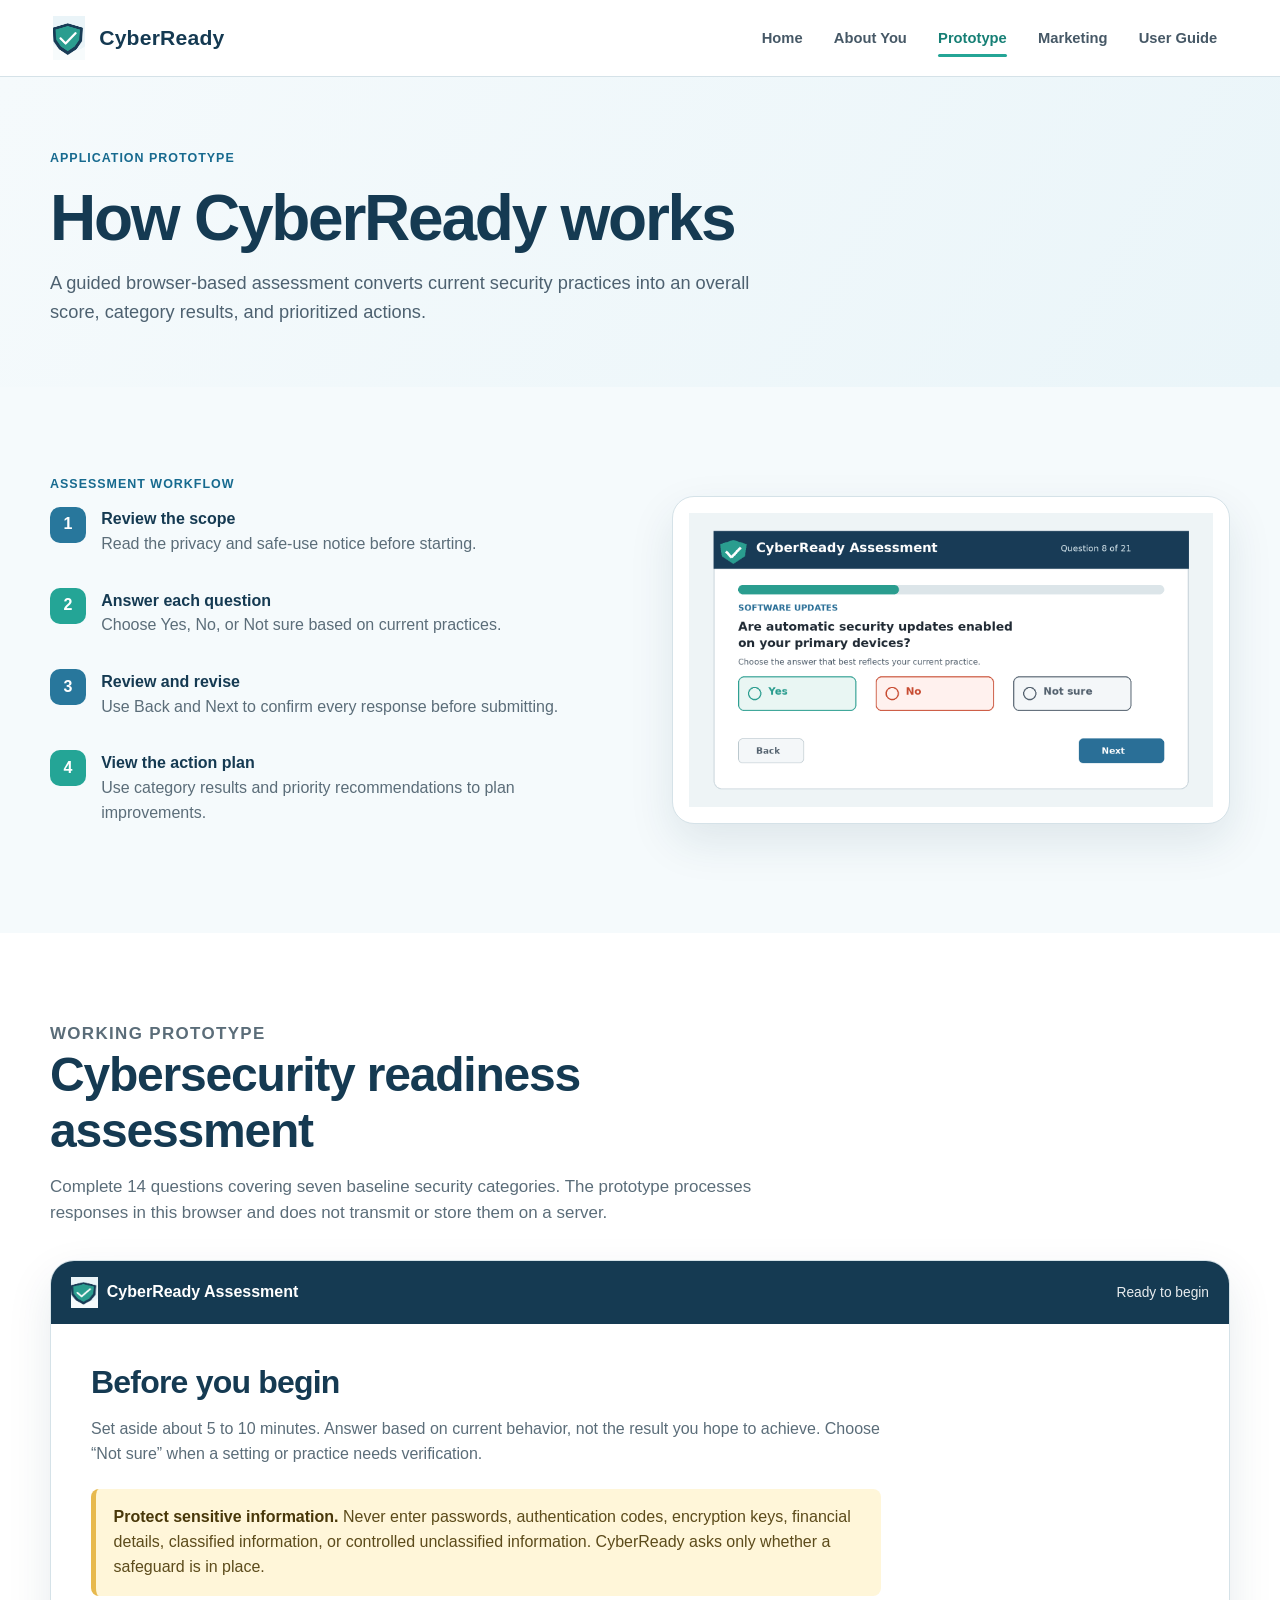
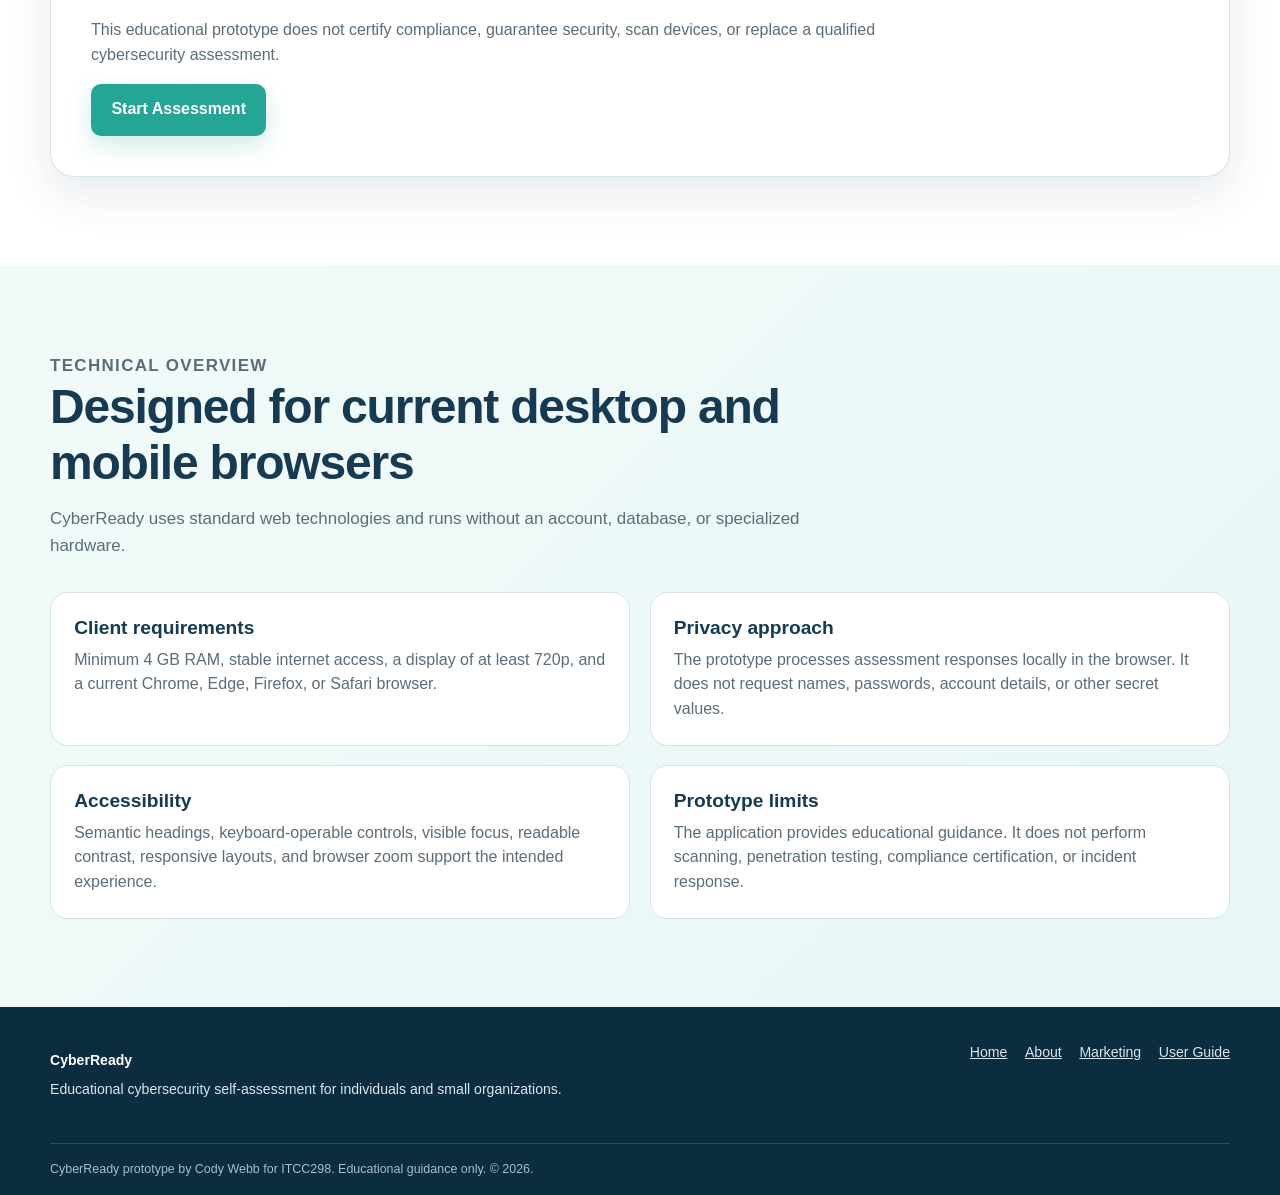
<file: prototype.html>
<!doctype html>
<html lang="en">
<head>
  <meta charset="utf-8">
  <meta name="viewport" content="width=device-width, initial-scale=1">
  <meta name="description" content="Complete the CyberReady cybersecurity readiness assessment and receive a score, category results, and prioritized recommendations.">
  <title>Application Prototype | CyberReady</title>
  <link rel="icon" href="assets/cyberready-shield.png">
  <link rel="stylesheet" href="styles.css">
</head>
<body data-page="prototype">
  <a class="skip-link" href="#main">Skip to main content</a>
  <header class="site-header">
    <div class="nav-shell">
      <a class="brand" href="index.html"><img src="assets/cyberready-shield.png" alt=""><span>CyberReady</span></a>
      <button class="nav-toggle" type="button" aria-expanded="false" aria-controls="main-nav">Menu</button>
      <nav class="main-nav" id="main-nav" aria-label="Primary navigation">
        <a href="index.html" data-page="home">Home</a><a href="about.html" data-page="about">About You</a><a href="prototype.html" data-page="prototype">Prototype</a><a href="marketing.html" data-page="marketing">Marketing</a><a href="guide.html" data-page="guide">User Guide</a>
      </nav>
    </div>
  </header>

  <main id="main">
    <section class="page-hero">
      <div class="container">
        <p class="eyebrow">Application prototype</p>
        <h1>How CyberReady works</h1>
        <p class="lead">A guided browser-based assessment converts current security practices into an overall score, category results, and prioritized actions.</p>
      </div>
    </section>

    <section class="section section-soft">
      <div class="container split">
        <div class="how-it-works">
          <p class="section-label">Assessment workflow</p>
          <ol class="step-list">
            <li><strong>Review the scope</strong><span>Read the privacy and safe-use notice before starting.</span></li>
            <li><strong>Answer each question</strong><span>Choose Yes, No, or Not sure based on current practices.</span></li>
            <li><strong>Review and revise</strong><span>Use Back and Next to confirm every response before submitting.</span></li>
            <li><strong>View the action plan</strong><span>Use category results and priority recommendations to plan improvements.</span></li>
          </ol>
        </div>
        <div class="image-frame"><img src="assets/assessment-preview.png" alt="Illustrative CyberReady assessment screen with Yes, No, and Not sure choices"></div>
      </div>
    </section>

    <section class="section" id="assessment">
      <div class="container">
        <div class="section-heading">
          <p class="section-label">Working prototype</p>
          <h2>Cybersecurity readiness assessment</h2>
          <p>Complete 14 questions covering seven baseline security categories. The prototype processes responses in this browser and does not transmit or store them on a server.</p>
        </div>

        <div class="assessment-shell">
          <div class="assessment-topbar">
            <div class="assessment-brand"><img src="assets/cyberready-shield.png" alt=""><span>CyberReady Assessment</span></div>
            <div class="assessment-count" id="question-count">Ready to begin</div>
          </div>

          <div class="assessment-body" id="assessment-intro">
            <div class="assessment-intro">
              <h2>Before you begin</h2>
              <p>Set aside about 5 to 10 minutes. Answer based on current behavior, not the result you hope to achieve. Choose “Not sure” when a setting or practice needs verification.</p>
              <div class="notice"><strong>Protect sensitive information.</strong> Never enter passwords, authentication codes, encryption keys, financial details, classified information, or controlled unclassified information. CyberReady asks only whether a safeguard is in place.</div>
              <p>This educational prototype does not certify compliance, guarantee security, scan devices, or replace a qualified cybersecurity assessment.</p>
              <button class="btn btn-primary" id="start-assessment" type="button">Start Assessment</button>
            </div>
          </div>

          <div class="assessment-body hidden" id="question-view">
            <div class="progress-track" role="progressbar" aria-label="Assessment progress" aria-valuemin="0" aria-valuemax="100" aria-valuenow="0"><div class="progress-bar" id="progress-bar"></div></div>
            <div class="question-meta"><strong id="category-name">Category</strong><span>Choose the answer that best reflects current practice.</span></div>
            <h2 class="question-title" id="question-title" tabindex="-1"></h2>
            <p class="question-help" id="question-help"></p>
            <fieldset style="border:0;padding:0;margin:0">
              <legend class="hidden">Select one response</legend>
              <div class="answer-grid">
                <div class="answer-choice yes"><input type="radio" name="answer" id="answer-yes" value="yes"><label for="answer-yes"><strong>Yes</strong><span>The practice is consistently in place.</span></label></div>
                <div class="answer-choice no"><input type="radio" name="answer" id="answer-no" value="no"><label for="answer-no"><strong>No</strong><span>The practice is not currently in place.</span></label></div>
                <div class="answer-choice unsure"><input type="radio" name="answer" id="answer-unsure" value="unsure"><label for="answer-unsure"><strong>Not sure</strong><span>Verification is needed before treating it as implemented.</span></label></div>
              </div>
            </fieldset>
            <p class="validation-message" id="validation-message" aria-live="polite"></p>
            <div class="assessment-actions">
              <button class="btn btn-quiet" id="back-button" type="button">Back</button>
              <div class="right-actions"><a class="btn btn-quiet" href="guide.html#response-guide">Response Guide</a><button class="btn btn-primary" id="next-button" type="button">Next</button></div>
            </div>
          </div>

          <div class="assessment-body hidden" id="result-view">
            <div class="result-header">
              <div class="score-ring" id="score-ring"><div class="score-value" id="score-value">0<small>/100</small></div></div>
              <div class="result-copy">
                <p class="section-label">CyberReady results</p>
                <h2 id="results-title" tabindex="-1">Your readiness overview</h2>
                <span class="result-band" id="result-band">Developing</span>
                <p id="result-summary"></p>
              </div>
            </div>
            <div class="result-grid">
              <section class="result-panel"><h3>Category results</h3><div id="category-results"></div></section>
              <section class="result-panel"><h3>Priority recommendations</h3><ol class="recommendations" id="recommendation-list"></ol></section>
            </div>
            <div class="notice"><strong>Interpret results carefully.</strong> The score is a directional learning aid, not proof that a person, device, or organization is secure. Validate recommendations before changing managed systems.</div>
            <div class="result-actions">
              <button class="btn btn-secondary" id="review-answers" type="button">Review Answers</button>
              <button class="btn btn-quiet" id="print-results" type="button">Print Results</button>
              <button class="btn btn-danger" id="retake-assessment" type="button">Clear and Retake</button>
            </div>
          </div>
        </div>
      </div>
    </section>

    <section class="section section-mint">
      <div class="container">
        <div class="section-heading"><p class="section-label">Technical overview</p><h2>Designed for current desktop and mobile browsers</h2><p>CyberReady uses standard web technologies and runs without an account, database, or specialized hardware.</p></div>
        <div class="spec-grid">
          <article class="spec-card"><h3>Client requirements</h3><p>Minimum 4 GB RAM, stable internet access, a display of at least 720p, and a current Chrome, Edge, Firefox, or Safari browser.</p></article>
          <article class="spec-card"><h3>Privacy approach</h3><p>The prototype processes assessment responses locally in the browser. It does not request names, passwords, account details, or other secret values.</p></article>
          <article class="spec-card"><h3>Accessibility</h3><p>Semantic headings, keyboard-operable controls, visible focus, readable contrast, responsive layouts, and browser zoom support the intended experience.</p></article>
          <article class="spec-card"><h3>Prototype limits</h3><p>The application provides educational guidance. It does not perform scanning, penetration testing, compliance certification, or incident response.</p></article>
        </div>
      </div>
    </section>
  </main>

  <footer class="site-footer">
    <div class="container footer-grid"><div><p class="footer-title">CyberReady</p><p>Educational cybersecurity self-assessment for individuals and small organizations.</p></div><nav class="footer-links" aria-label="Footer navigation"><a href="index.html">Home</a><a href="about.html">About</a><a href="marketing.html">Marketing</a><a href="guide.html">User Guide</a></nav></div>
    <div class="container footer-bottom">CyberReady prototype by Cody Webb for ITCC298. Educational guidance only. © <span data-year></span>.</div>
  </footer>
  <script src="common.js"></script>
  <script src="assessment.js"></script>
</body>
</html>
</file>
<file: styles.css>
:root {
  --navy: #153a52;
  --navy-dark: #0c2c40;
  --blue: #28779c;
  --teal: #24a596;
  --teal-dark: #167f75;
  --mint: #e6f6f2;
  --sky: #eaf5f9;
  --ice: #f5fafc;
  --ink: #1f3443;
  --muted: #5b6d79;
  --line: #d5e2e8;
  --amber: #e7b94e;
  --amber-soft: #fff6d9;
  --red: #c94a31;
  --red-soft: #fff0eb;
  --white: #ffffff;
  --shadow: 0 18px 45px rgba(19, 57, 79, 0.10);
  --radius: 18px;
  --max: 1180px;
}

* { box-sizing: border-box; }

html { scroll-behavior: smooth; }

body {
  margin: 0;
  color: var(--ink);
  background: var(--white);
  font-family: Arial, Helvetica, sans-serif;
  font-size: 16px;
  line-height: 1.55;
}

img { display: block; max-width: 100%; }
a { color: var(--blue); }
a:hover { color: var(--teal-dark); }
button, input { font: inherit; }

.skip-link {
  position: fixed;
  top: 0;
  left: 0;
  z-index: 200;
  padding: 0.75rem 1rem;
  color: var(--white);
  background: var(--navy-dark);
  transform: translateY(-120%);
}

.skip-link:focus { transform: translateY(0); }

.site-header {
  position: sticky;
  top: 0;
  z-index: 100;
  border-bottom: 1px solid var(--line);
  background: rgba(255, 255, 255, 0.97);
  backdrop-filter: blur(12px);
}

.nav-shell {
  display: flex;
  align-items: center;
  justify-content: space-between;
  width: min(calc(100% - 2rem), var(--max));
  min-height: 76px;
  margin: 0 auto;
}

.brand {
  display: inline-flex;
  align-items: center;
  gap: 0.7rem;
  color: var(--navy);
  font-size: 1.32rem;
  font-weight: 800;
  letter-spacing: 0.01em;
  text-decoration: none;
}

.brand img { width: 38px; height: 44px; object-fit: contain; }

.nav-toggle {
  display: none;
  border: 1px solid var(--line);
  border-radius: 10px;
  padding: 0.55rem 0.7rem;
  color: var(--navy);
  background: var(--white);
  font-weight: 700;
}

.main-nav { display: flex; align-items: center; gap: 0.35rem; }

.main-nav a {
  position: relative;
  padding: 1rem 0.8rem;
  color: #465866;
  font-size: 0.92rem;
  font-weight: 700;
  text-decoration: none;
}

.main-nav a::after {
  position: absolute;
  right: 0.8rem;
  bottom: 0.55rem;
  left: 0.8rem;
  height: 3px;
  border-radius: 999px;
  background: transparent;
  content: "";
}

.main-nav a:hover,
.main-nav a[aria-current="page"] { color: var(--teal-dark); }
.main-nav a[aria-current="page"]::after { background: var(--teal); }

.container { width: min(calc(100% - 2rem), var(--max)); margin: 0 auto; }
.narrow { width: min(calc(100% - 2rem), 880px); margin: 0 auto; }

.hero {
  overflow: hidden;
  background: linear-gradient(120deg, var(--sky) 0%, #f7fcfd 58%, var(--mint) 100%);
}

.hero-grid {
  display: grid;
  grid-template-columns: minmax(0, 1.05fr) minmax(340px, 0.95fr);
  gap: 4rem;
  align-items: center;
  min-height: 540px;
  padding: 5rem 0;
}

.eyebrow,
.section-label {
  margin: 0 0 0.8rem;
  color: #176a8f;
  font-size: 0.78rem;
  font-weight: 800;
  letter-spacing: 0.08em;
  text-transform: uppercase;
}

h1, h2, h3 { margin-top: 0; color: var(--navy); line-height: 1.16; }
h1 { max-width: 720px; margin-bottom: 1.1rem; font-size: clamp(2.45rem, 6vw, 4.8rem); letter-spacing: -0.035em; }
h2 { margin-bottom: 1rem; font-size: clamp(2rem, 4vw, 3rem); letter-spacing: -0.025em; }
h3 { margin-bottom: 0.55rem; font-size: 1.2rem; }

.lead {
  max-width: 720px;
  margin: 0 0 1.6rem;
  color: #4d6170;
  font-size: 1.14rem;
  line-height: 1.6;
}

.button-row { display: flex; flex-wrap: wrap; gap: 0.8rem; align-items: center; }

.btn {
  display: inline-flex;
  align-items: center;
  justify-content: center;
  min-height: 48px;
  border: 2px solid transparent;
  border-radius: 10px;
  padding: 0.72rem 1.15rem;
  font-weight: 800;
  text-align: center;
  text-decoration: none;
  cursor: pointer;
  transition: transform 150ms ease, background 150ms ease, box-shadow 150ms ease;
}

.btn:hover { transform: translateY(-1px); }
.btn-primary { color: var(--white); background: var(--teal); box-shadow: 0 9px 22px rgba(36, 165, 150, 0.22); }
.btn-primary:hover { color: var(--white); background: var(--teal-dark); }
.btn-secondary { border-color: var(--blue); color: var(--blue); background: var(--white); }
.btn-secondary:hover { color: var(--navy); background: var(--sky); }
.btn-quiet { border-color: var(--line); color: var(--navy); background: var(--white); }
.btn-quiet:hover { background: var(--ice); }
.btn-danger { border-color: #df7966; color: #a8321f; background: var(--white); }
.btn-danger:hover { background: var(--red-soft); }
.btn[disabled] { opacity: 0.48; cursor: not-allowed; transform: none; box-shadow: none; }

.privacy-note {
  max-width: 680px;
  margin: 0.9rem 0 0;
  color: var(--muted);
  font-size: 0.82rem;
}

.hero-visual {
  position: relative;
  min-height: 380px;
}

.identity-panel {
  position: relative;
  display: grid;
  grid-template-columns: 150px 1fr;
  gap: 1.3rem;
  align-items: center;
  min-height: 290px;
  border: 1px solid rgba(21, 58, 82, 0.08);
  border-radius: 28px;
  padding: 2.2rem;
  background: rgba(255, 255, 255, 0.88);
  box-shadow: var(--shadow);
}

.identity-panel::before,
.identity-panel::after {
  position: absolute;
  z-index: -1;
  border-radius: 32px;
  content: "";
}

.identity-panel::before { inset: -28px 65px 65px -28px; background: rgba(36, 165, 150, 0.12); transform: rotate(-4deg); }
.identity-panel::after { inset: 90px -30px -30px 110px; background: rgba(40, 119, 156, 0.10); transform: rotate(5deg); }
.identity-panel img { width: 150px; margin: 0 auto; }
.identity-panel h2 { margin-bottom: 0.3rem; font-size: 2.25rem; }
.identity-panel p { margin: 0; color: var(--muted); }

.tag-row { display: flex; flex-wrap: wrap; gap: 0.45rem; margin-top: 1rem; }
.tag { border-radius: 999px; padding: 0.35rem 0.6rem; color: var(--navy); background: var(--sky); font-size: 0.75rem; font-weight: 800; }
.tag:nth-child(2n) { background: var(--mint); }
.tag:nth-child(3n) { background: var(--amber-soft); }

.section { padding: 5.5rem 0; }
.section-soft { background: var(--ice); }
.section-mint { background: linear-gradient(135deg, #f2fbf8, #e8f6f8); }
.section-heading { max-width: 760px; margin-bottom: 2.1rem; }
.section-heading p { margin: 0; color: var(--muted); font-size: 1.06rem; }

.output-grid,
.feature-grid,
.audience-grid,
.category-grid,
.spec-grid {
  display: grid;
  gap: 1.2rem;
}

.output-grid { grid-template-columns: repeat(3, 1fr); }
.feature-grid { grid-template-columns: repeat(3, 1fr); }
.audience-grid { grid-template-columns: repeat(3, 1fr); }
.category-grid { grid-template-columns: repeat(4, 1fr); }
.spec-grid { grid-template-columns: repeat(2, 1fr); }

.feature,
.category-card,
.audience-card,
.spec-card {
  border: 1px solid var(--line);
  border-radius: var(--radius);
  padding: 1.45rem;
  background: var(--white);
}

.feature p,
.category-card p,
.audience-card p,
.spec-card p { margin: 0; color: var(--muted); }

.number-dot,
.icon-dot {
  display: inline-flex;
  align-items: center;
  justify-content: center;
  width: 34px;
  height: 34px;
  margin-bottom: 0.8rem;
  border-radius: 10px;
  color: var(--white);
  background: var(--blue);
  font-weight: 800;
}

.feature:nth-child(even) .number-dot,
.category-card:nth-child(even) .icon-dot { background: var(--teal); }

.category-card { min-height: 185px; }
.category-card:last-child { grid-column: span 2; }
.category-card .icon-dot { font-size: 0.82rem; }

.split {
  display: grid;
  grid-template-columns: minmax(0, 1fr) minmax(0, 1fr);
  gap: 4rem;
  align-items: center;
}

.image-frame {
  overflow: hidden;
  border: 1px solid var(--line);
  border-radius: 22px;
  padding: 1rem;
  background: var(--white);
  box-shadow: var(--shadow);
}

.check-list,
.plain-list,
.step-list { margin: 0; padding: 0; list-style: none; }
.check-list li { position: relative; margin: 0 0 1rem; padding-left: 2.3rem; }
.check-list li::before {
  position: absolute;
  top: 0.08rem;
  left: 0;
  display: inline-flex;
  align-items: center;
  justify-content: center;
  width: 25px;
  height: 25px;
  border-radius: 50%;
  color: var(--white);
  background: var(--teal);
  content: "✓";
  font-size: 0.85rem;
  font-weight: 900;
}

.page-hero { padding: 4.5rem 0 3.8rem; background: linear-gradient(120deg, var(--ice), var(--sky)); }
.page-hero h1 { margin-bottom: 0.8rem; font-size: clamp(2.4rem, 5vw, 4rem); }
.page-hero .lead { margin-bottom: 0; }

.profile-card {
  border: 1px solid var(--line);
  border-radius: 24px;
  padding: 2rem;
  text-align: center;
  background: var(--mint);
}

.profile-card img { width: 150px; margin: 0 auto 1rem; }
.profile-card h2 { margin-bottom: 0.25rem; font-size: 1.8rem; }
.profile-card .role { margin: 0; color: var(--teal-dark); font-weight: 800; }
.profile-card .school { margin: 0.7rem 0 0; color: var(--muted); font-size: 0.9rem; }

.content-stack > section { padding: 1.7rem 0; border-bottom: 1px solid var(--line); }
.content-stack > section:last-child { border-bottom: 0; }
.content-stack h2 { margin-bottom: 0.65rem; font-size: 1.65rem; }
.content-stack p { margin: 0.55rem 0; }

.responsibility-list { display: flex; flex-wrap: wrap; gap: 0.6rem; margin-top: 1rem; }
.responsibility-list span { border-radius: 999px; padding: 0.5rem 0.75rem; color: var(--navy); background: var(--sky); font-size: 0.83rem; font-weight: 700; }

.assessment-shell {
  overflow: hidden;
  border: 1px solid var(--line);
  border-radius: 24px;
  background: var(--white);
  box-shadow: var(--shadow);
}

.assessment-topbar {
  display: flex;
  align-items: center;
  justify-content: space-between;
  padding: 1rem 1.25rem;
  color: var(--white);
  background: var(--navy);
}

.assessment-brand { display: flex; align-items: center; gap: 0.55rem; font-weight: 800; }
.assessment-brand img { width: 27px; height: 31px; }
.assessment-count { font-size: 0.86rem; opacity: 0.9; }

.assessment-body { padding: clamp(1.25rem, 4vw, 2.5rem); }
.assessment-intro { max-width: 790px; }
.assessment-intro h2 { font-size: 2rem; }
.assessment-intro p { color: var(--muted); }

.notice {
  margin: 1.4rem 0;
  border-left: 5px solid var(--amber);
  border-radius: 8px;
  padding: 1rem 1.1rem;
  color: #5c4b1b;
  background: var(--amber-soft);
}

.notice strong { color: #483709; }

.progress-track { height: 9px; overflow: hidden; border-radius: 999px; background: #e4ecef; }
.progress-bar { width: 0; height: 100%; border-radius: inherit; background: linear-gradient(90deg, var(--teal), #3ab6a9); transition: width 250ms ease; }

.question-meta { display: flex; justify-content: space-between; gap: 1rem; margin: 1rem 0 1.5rem; color: var(--muted); font-size: 0.88rem; }
.question-meta strong { color: var(--blue); }
.question-title { max-width: 800px; margin-bottom: 0.6rem; font-size: clamp(1.55rem, 4vw, 2.25rem); }
.question-help { max-width: 780px; margin: 0 0 1.5rem; color: var(--muted); }

.answer-grid { display: grid; grid-template-columns: repeat(3, 1fr); gap: 0.85rem; margin: 1.5rem 0 2rem; }
.answer-choice { position: relative; }
.answer-choice input { position: absolute; opacity: 0; pointer-events: none; }
.answer-choice label {
  display: block;
  min-height: 96px;
  border: 2px solid var(--line);
  border-radius: 14px;
  padding: 1rem;
  cursor: pointer;
  transition: border 150ms ease, background 150ms ease, transform 150ms ease;
}
.answer-choice label:hover { transform: translateY(-1px); border-color: #9cb8c5; }
.answer-choice label strong { display: block; margin-bottom: 0.25rem; color: var(--navy); font-size: 1.05rem; }
.answer-choice label span { color: var(--muted); font-size: 0.87rem; }
.answer-choice input:focus-visible + label { outline: 3px solid rgba(40, 119, 156, 0.3); outline-offset: 2px; }
.answer-choice.yes input:checked + label { border-color: var(--teal); background: var(--mint); }
.answer-choice.no input:checked + label { border-color: var(--red); background: var(--red-soft); }
.answer-choice.unsure input:checked + label { border-color: var(--blue); background: var(--sky); }

.assessment-actions { display: flex; justify-content: space-between; gap: 0.8rem; }
.assessment-actions .right-actions { display: flex; gap: 0.8rem; }

.validation-message { min-height: 1.4rem; margin: 0 0 0.8rem; color: #a8321f; font-weight: 700; }
.hidden { display: none !important; }

.result-header {
  display: grid;
  grid-template-columns: 220px 1fr;
  gap: 2rem;
  align-items: center;
  margin-bottom: 2.5rem;
}

.score-ring {
  --score: 0;
  position: relative;
  display: grid;
  width: 188px;
  height: 188px;
  place-items: center;
  border-radius: 50%;
  background: conic-gradient(var(--teal) calc(var(--score) * 1%), #dbe8ec 0);
}
.score-ring::after { position: absolute; inset: 18px; border-radius: 50%; background: var(--white); content: ""; }
.score-value { position: relative; z-index: 1; color: var(--navy); font-size: 3.15rem; font-weight: 900; line-height: 1; }
.score-value small { font-size: 1rem; color: var(--muted); }
.result-copy h2 { margin-bottom: 0.4rem; font-size: 2.3rem; }
.result-copy p { margin: 0.4rem 0; color: var(--muted); }
.result-band { display: inline-block; margin-top: 0.5rem; border-radius: 999px; padding: 0.45rem 0.75rem; color: var(--navy); background: var(--amber-soft); font-weight: 800; }

.result-grid { display: grid; grid-template-columns: minmax(0, 1fr) minmax(0, 1fr); gap: 2rem; }
.result-panel { border: 1px solid var(--line); border-radius: 18px; padding: 1.4rem; background: var(--ice); }
.result-panel h3 { font-size: 1.35rem; }
.category-result { margin: 0 0 1rem; }
.category-result:last-child { margin-bottom: 0; }
.category-result-head { display: flex; justify-content: space-between; gap: 1rem; margin-bottom: 0.35rem; font-size: 0.88rem; font-weight: 800; }
.mini-track { height: 8px; overflow: hidden; border-radius: 999px; background: #dce6ea; }
.mini-bar { height: 100%; border-radius: inherit; background: var(--teal); }
.recommendations { margin: 0; padding-left: 1.15rem; }
.recommendations li { margin-bottom: 0.85rem; padding-left: 0.2rem; }
.priority-high { color: #a8321f; font-weight: 800; }
.priority-verify { color: #176a8f; font-weight: 800; }
.result-actions { display: flex; flex-wrap: wrap; gap: 0.8rem; margin-top: 2rem; }

.how-it-works { counter-reset: step; }
.step-list li { position: relative; min-height: 62px; margin: 0 0 1.2rem; padding-left: 3.2rem; }
.step-list li::before {
  position: absolute;
  top: -0.05rem;
  left: 0;
  display: grid;
  width: 36px;
  height: 36px;
  place-items: center;
  border-radius: 10px;
  color: var(--white);
  background: var(--blue);
  counter-increment: step;
  content: counter(step);
  font-weight: 800;
}
.step-list li:nth-child(even)::before { background: var(--teal); }
.step-list strong { display: block; color: var(--navy); }
.step-list span { color: var(--muted); }

.response-guide { border-radius: 22px; padding: 1.6rem; background: var(--sky); }
.response-row { display: grid; grid-template-columns: 100px 1fr; gap: 1rem; align-items: center; margin: 1rem 0; }
.response-pill { border-radius: 999px; padding: 0.45rem 0.6rem; color: var(--white); text-align: center; font-weight: 800; }
.response-pill.yes { background: var(--teal); }
.response-pill.no { background: var(--red); }
.response-pill.unsure { background: var(--blue); }
.response-row p { margin: 0; color: var(--muted); }

.score-table { width: 100%; border-collapse: collapse; border-spacing: 0; }
.score-table th,
.score-table td { border-bottom: 1px solid var(--line); padding: 0.9rem; text-align: left; vertical-align: top; }
.score-table th { color: var(--white); background: var(--navy); }
.score-table th:first-child { border-radius: 10px 0 0 0; }
.score-table th:last-child { border-radius: 0 10px 0 0; }
.score-table td:first-child { width: 25%; font-weight: 800; }

details { border-bottom: 1px solid var(--line); }
details:first-of-type { border-top: 1px solid var(--line); }
summary { padding: 1rem 0; color: var(--navy); font-weight: 800; cursor: pointer; }
details p { margin: 0 0 1rem; color: var(--muted); }

.cta {
  border-radius: 26px;
  padding: clamp(2rem, 5vw, 3.2rem);
  color: var(--white);
  background: linear-gradient(120deg, var(--navy), #205b76);
}
.cta h2 { color: var(--white); }
.cta p { max-width: 720px; color: #dceaf0; }

.site-footer { color: #dce7ec; background: var(--navy-dark); }
.footer-grid { display: grid; grid-template-columns: 1.3fr 0.7fr; gap: 2rem; padding: 2.2rem 0; }
.footer-grid p { margin: 0.45rem 0; font-size: 0.88rem; }
.footer-title { color: var(--white); font-weight: 800; }
.footer-links { display: flex; flex-wrap: wrap; justify-content: flex-end; gap: 0.8rem 1.1rem; }
.footer-links a { color: #dce7ec; font-size: 0.88rem; }
.footer-bottom { border-top: 1px solid rgba(255,255,255,0.14); padding: 1rem 0; color: #a9bdc7; font-size: 0.78rem; }

@media (max-width: 980px) {
  .hero-grid,
  .split,
  .result-grid { grid-template-columns: 1fr; gap: 2.5rem; }
  .hero-grid { min-height: auto; }
  .hero-visual { min-height: 320px; }
  .output-grid,
  .feature-grid,
  .audience-grid { grid-template-columns: repeat(2, 1fr); }
  .category-grid { grid-template-columns: repeat(3, 1fr); }
  .category-card:last-child { grid-column: auto; }
}

@media (max-width: 760px) {
  .nav-shell { min-height: 68px; }
  .nav-toggle { display: inline-flex; }
  .main-nav {
    position: absolute;
    top: 68px;
    right: 0;
    left: 0;
    display: none;
    flex-direction: column;
    align-items: stretch;
    gap: 0;
    border-bottom: 1px solid var(--line);
    padding: 0.65rem 1rem 1rem;
    background: var(--white);
    box-shadow: 0 16px 30px rgba(19, 57, 79, 0.12);
  }
  .main-nav.open { display: flex; }
  .main-nav a { padding: 0.8rem 0.6rem; }
  .main-nav a::after { right: auto; bottom: 0.35rem; left: 0.6rem; width: 38px; }
  .hero-grid { grid-template-columns: 1fr; padding: 3.8rem 0; }
  .identity-panel { grid-template-columns: 100px 1fr; padding: 1.4rem; }
  .identity-panel img { width: 100px; }
  .identity-panel h2 { font-size: 1.75rem; }
  .section { padding: 4rem 0; }
  .output-grid,
  .feature-grid,
  .audience-grid,
  .category-grid,
  .spec-grid { grid-template-columns: 1fr; }
  .answer-grid { grid-template-columns: 1fr; }
  .answer-choice label { min-height: 78px; }
  .result-header { grid-template-columns: 1fr; text-align: center; }
  .score-ring { margin: 0 auto; }
  .assessment-actions { flex-direction: column-reverse; }
  .assessment-actions .right-actions { display: grid; grid-template-columns: 1fr 1fr; }
  .assessment-actions .btn { width: 100%; }
  .footer-grid { grid-template-columns: 1fr; }
  .footer-links { justify-content: flex-start; }
}

@media (max-width: 480px) {
  .container, .narrow { width: min(calc(100% - 1.25rem), var(--max)); }
  .brand { font-size: 1.12rem; }
  .brand img { width: 31px; height: 36px; }
  .hero-grid { padding: 3rem 0; }
  .hero-visual { min-height: 280px; }
  .identity-panel { grid-template-columns: 1fr; text-align: center; }
  .identity-panel img { width: 110px; }
  .question-meta { flex-direction: column; gap: 0.25rem; }
  .response-row { grid-template-columns: 86px 1fr; }
  .score-table { font-size: 0.88rem; }
  .score-table th, .score-table td { padding: 0.65rem; }
}

@media print {
  .site-header, .site-footer, .result-actions, .page-hero, .no-print { display: none !important; }
  body { color: #000; background: #fff; }
  .section { padding: 0; }
  .assessment-shell { border: 0; box-shadow: none; }
  .assessment-topbar { color: #000; background: #fff; border-bottom: 2px solid #000; }
}

@media (prefers-reduced-motion: reduce) {
  *, *::before, *::after { scroll-behavior: auto !important; transition: none !important; }
}
</file>
